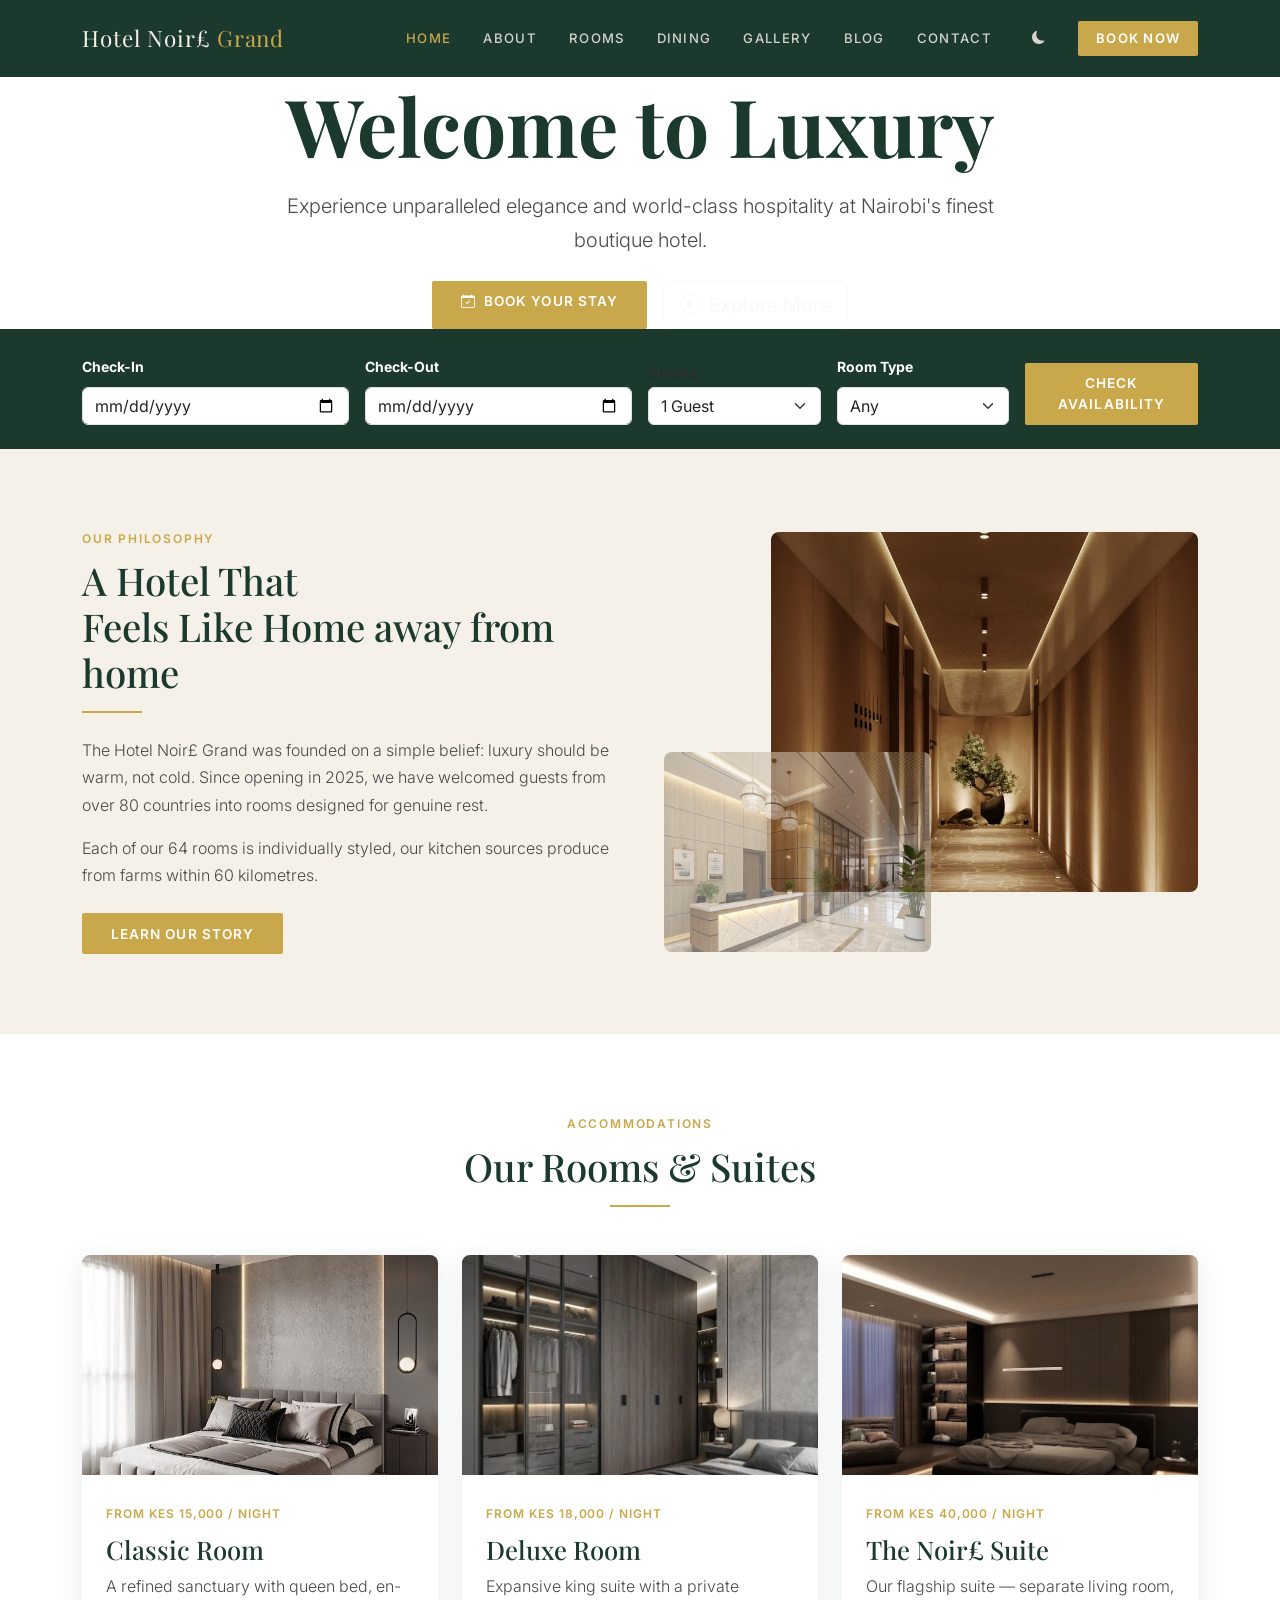
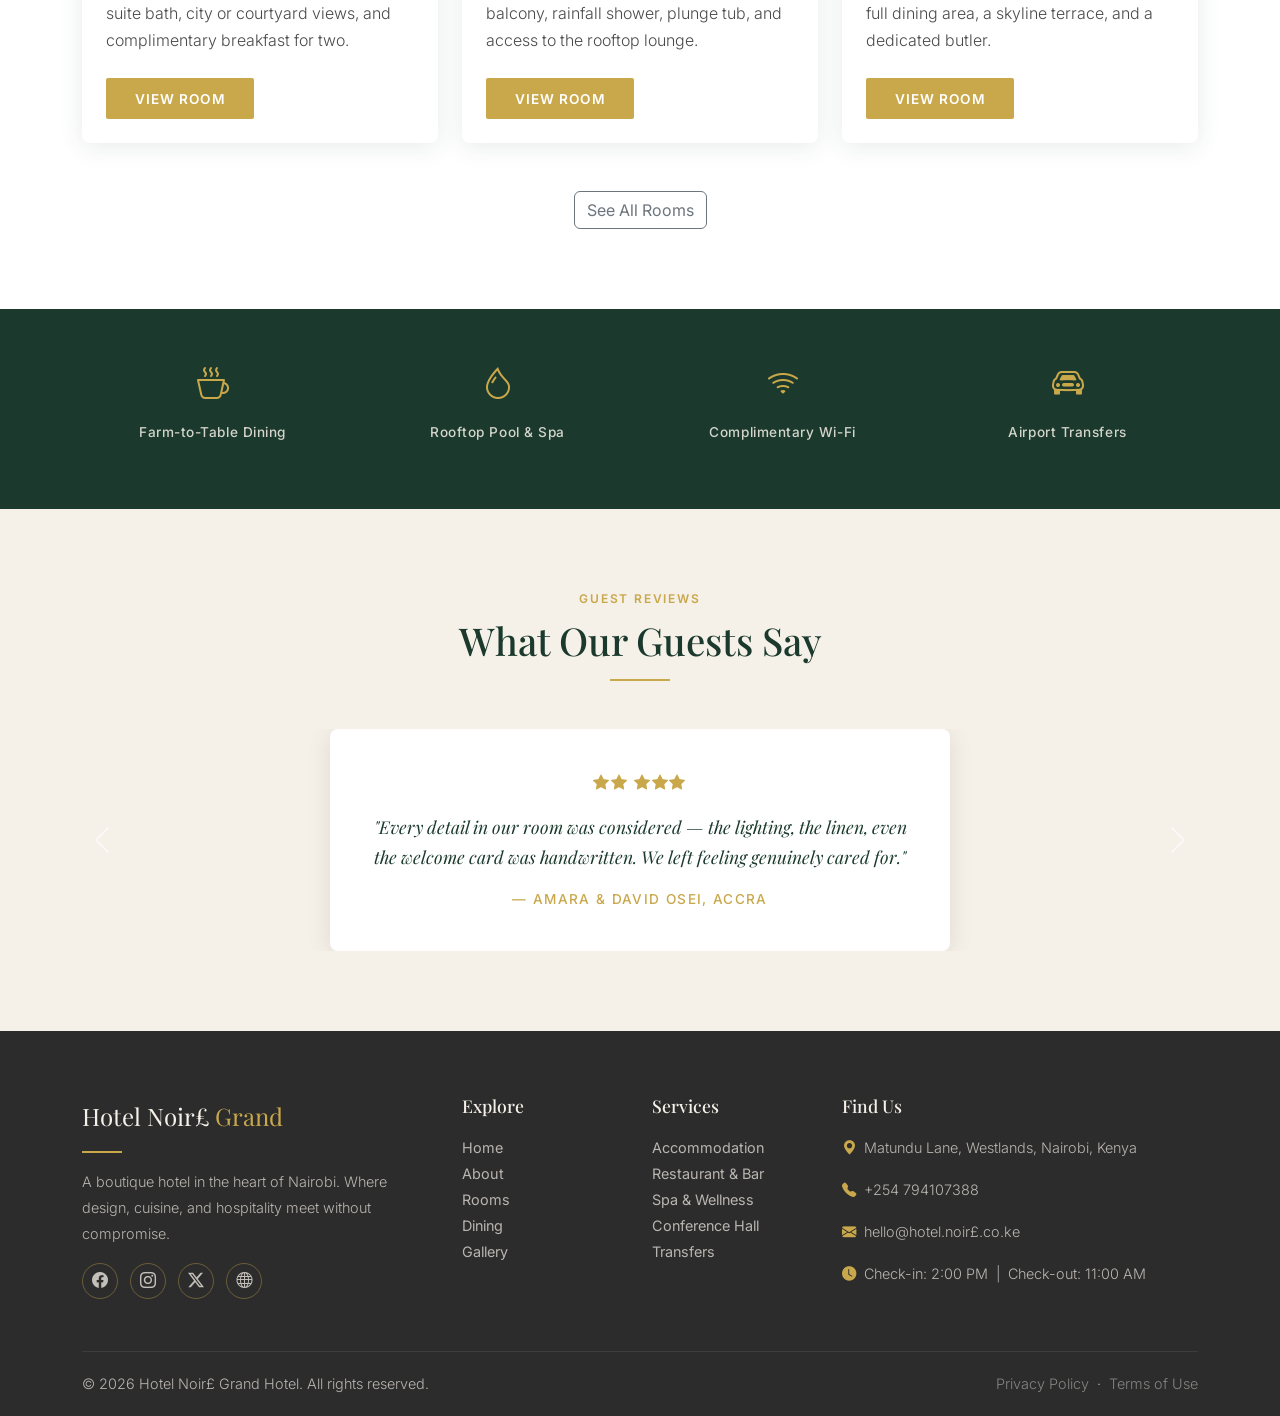
<file: index.html>
<!DOCTYPE html>
<html lang="en">
<head>
  <meta charset="UTF-8" />
  <meta name="viewport" content="width=device-width, initial-scale=1.0" />
  <meta name="description" content="Hotel Noir£ Grand - Luxury boutique hotel in the heart of Nairobi. Book your stay today." />
  <title>Hotel Noir£ Grand | Home</title>
  <link href="https://cdn.jsdelivr.net/npm/bootstrap@5.3.0/dist/css/bootstrap.min.css" rel="stylesheet" />
  <link href="https://fonts.googleapis.com/css2?family=Playfair+Display:ital,wght@0,400;0,700;1,400&family=Inter:wght@300;400;500;600&display=swap" rel="stylesheet" />
  <link href="https://cdn.jsdelivr.net/npm/bootstrap-icons@1.10.5/font/bootstrap-icons.css" rel="stylesheet" />
  <link rel="stylesheet" href="css/styles.css" />
  <link rel="stylesheet" href="css/navigationbar.css" />
  <link rel="stylesheet" href="css/footer.css" />
  <link rel="stylesheet" href="css/home.css" />
</head>
<body>

  <!-- Navigation Bar -->
  <nav class="navbar navbar-expand-lg Noir£-navbar fixed top" aria-label="Main navigation">
    <div class="container">
      <a class="navbar-brand" href="index.html">Hotel Noir£ <span>Grand</span></a>
      <button class="navbar-toggler" type="button" data-bs-toggle="collapse"
        data-bs-target="#mainNavbar" aria-controls="mainNavbar"
        aria-expanded="false" aria-label="Toggle navigation">
        <span class="navbar-toggler-icon"></span>
      </button>
      <div class="collapse navbar-collapse" id="mainNavbar">
        <ul class="navbar-nav ms-auto align-items-lg-center">
          <li class="nav-item"><a class="nav-link active" href="index.html">Home</a></li>
          <li class="nav-item"><a class="nav-link" href="pages/about.html">About</a></li>
          <li class="nav-item"><a class="nav-link" href="pages/rooms.html">Rooms</a></li>
          <li class="nav-item"><a class="nav-link" href="pages/dining.html">Dining</a></li>
          <li class="nav-item"><a class="nav-link" href="pages/gallery.html">Gallery</a></li>
          <li class="nav-item"><a class="nav-link" href="pages/blog.html">Blog</a></li>
          <li class="nav-item"><a class="nav-link" href="pages/contact.html">Contact</a></li>
          <li class="nav-item ms-lg-2">
            <button id="darkModeToggle" class="btn btn-sm nav-link" aria-label="Switch to dark mode">
              <i class="bi bi-moon-fill"></i>
            </button>
          </li>
          <li class="nav-item ms-lg-2">
            <a class="nav-link nav-cta" href="pages/rooms.html">Book Now</a>
          </li>
        </ul>
      </div>
    </div>
  </nav>
  
</body>
  <section class="hero-section d-flex align-items-center" id="hero">
    <div class="container">
      <div class="row">
        <div class="col-lg-8 mx-auto text-center text-white">
          <h1 class="display-1 fw-bold mb-3">Welcome to <span class="text-gold">Luxury</span></h1>
          <p class="lead mb-4">Experience unparalleled elegance and world-class hospitality at Nairobi's finest boutique hotel.</p>
          <div class="d-flex flex-wrap justify-content-center gap-3">
            <a href="pages/rooms.html" class="btn btn-gold btn-lg">
              <i class="bi bi-calendar-check me-2"></i>Book Your Stay</a>
            <a href="pages/about.html" class="btn btn-outline-light btn-lg">
              <i class="bi bi-play-circle me-2"></i>Explore More
            </a>
          </div>
        </div>
      </div>
    </div>
  </section>
  

  <section class="bg-forest py-4" aria-label="Quick booking form">
    <div class="container">
      <form class="row g-3 align-items-end" id="quickBookForm" novalidate>
        <div class="col-12 col-md-3">
          <label class="form-label text-white small fw-bold" for="checkIn">Check-In</label>
          <input type="date" class="form-control" id="checkIn" required />
        </div>
        <div class="col-12 col-md-3">
          <label class="form-label text-white small fw-bold" for="checkOut">Check-Out</label>
          <input type="date" class="form-control" id="checkOut" required />
        </div>
        <div class="col-12 col-md-2">
          <label class="form-labeltext-white small fw-bold" for="guests">Guests</label>
          <select class="form-select" id="guests">
            <option value="1" selected>1 Guest</option>
            <option value="2" >2 Guests</option>
            <option value="3">3 Guests</option>
            <option value="4">4 Guests</option>
          </select>
        </div>
        <div class="col-12 col-md-2">
          <label class="form-label text-white small fw-bold" for="roomType">Room Type</label>
          <select class="form-select" id="roomType">
            <option value="any">Any</option>
            <option value="classic">Classic</option>
            <option value="deluxe">Deluxe</option>
            <option value="suite">Suite</option>
          </select>
        </div>
        <div class="col-12 col-md-2">
          <button type="submit" class="btn btn-gold w-100">Check Availability</button>
        </div>
      </form>
    </div>
  </section>
<section class="section-pad bg-ivory" aria-labelledby="welcome-heading">
    <div class="container">
      <div class="row align-items-center g-5">
        <div class="col-lg-6">
          <span class="section-label">Our Philosophy</span>
          <h2 class="section-title" id="welcome-heading">A Hotel That<br />Feels Like Home away from home</h2>
          <span class="gold-rule gold-rule--left"></span>
          <p class="mb-3">
            The Hotel Noir£ Grand was founded on a simple belief: luxury should be warm, not cold.
            Since opening in 2025, we have welcomed guests from over 80 countries into rooms
            designed for genuine rest.
          </p>
          <p class="mb-4">
            Each of our 64 rooms is individually styled, our kitchen sources produce from
            farms within 60 kilometres.
          </p>
          <a href="pages/about.html" class="btn btn-gold">Learn Our Story</a>
        </div>
        <div class="col-lg-6">
          <div class="welcome-img-wrap">
            <div class="welcome-img welcome-img--main" role="img" aria-label="Hotel lobby interior"></div>
            <div class="welcome-img welcome-img--accent" aria-hidden="true"></div>
          </div>
        </div>
      </div>
    </div>
  </section>
 
  <!-- Featured Rooms -->
  <section class="section-pad" aria-labelledby="rooms-heading">
    <div class="container">
      <div class="text-center mb-5">
        <span class="section-label">Accommodations</span>
        <h2 class="section-title" id="rooms-heading">Our Rooms &amp; Suites</h2>
        <span class="gold-rule"></span>
      </div>
      <div class="row g-4">
        <div class="col-12 col-md-4">
          <article class="Noir£-card h-100">
            <div class="room-card__img room-card__img--classic" role="img" aria-label="Classic Room"></div>
            <div class="Noir£-card__body">
              <span class="room-badge">From KES 15,000 / night</span>
              <h3 class="mt-2">Classic Room</h3>
              <p>A refined sanctuary with queen bed, en-suite bath, city or courtyard views, and complimentary breakfast for two.</p>
              <a href="pages/rooms.html#classic" class="btn btn-gold mt-2">View Room</a>
            </div>
          </article>
        </div>
        <div class="col-12 col-md-4">
          <article class="Noir£-card h-100">
            <div class="room-card__img room-card__img--deluxe" role="img" aria-label="Deluxe Room"></div>
            <div class="Noir£-card__body">
              <span class="room-badge">From KES 18,000 / night</span>
              <h3 class="mt-2">Deluxe Room</h3>
              <p>Expansive king suite with a private balcony, rainfall shower, plunge tub, and access to the rooftop lounge.</p>
              <a href="pages/rooms.html#deluxe" class="btn btn-gold mt-2">View Room</a>
            </div>
          </article>
        </div>
        <div class="col-12 col-md-4">
          <article class="Noir£-card h-100">
            <div class="room-card__img room-card__img--suite" role="img" aria-label="The Noir£ Suite"></div>
            <div class="Noir£-card__body">
              <span class="room-badge">From KES 40,000 / night</span>
              <h3 class="mt-2">The Noir£ Suite</h3>
              <p>Our flagship suite — separate living room, full dining area, a skyline terrace, and a dedicated butler.</p>
              <a href="pages/rooms.html#suite" class="btn btn-gold mt-2">View Room</a>
            </div>
          </article>
        </div>
      </div>
      <div class="text-center mt-5">
        <a href="pages/rooms.html" class="btn btn-outline-secondary">See All Rooms</a>
      </div>
    </div>
  </section>
 
  <!-- Amenities -->
  <section class="bg-forest section-pad-sm" aria-label="Hotel amenities">
    <div class="container">
      <div class="row text-center g-4">
        <div class="col-6 col-md-3">
          <i class="bi bi-cup-hot amenity-icon" aria-hidden="true"></i>
          <p class="amenity-label">Farm-to-Table Dining</p>
        </div>
        <div class="col-6 col-md-3">
          <i class="bi bi-droplet amenity-icon" aria-hidden="true"></i>
          <p class="amenity-label">Rooftop Pool &amp; Spa</p>
        </div>
        <div class="col-6 col-md-3">
          <i class="bi bi-wifi amenity-icon" aria-hidden="true"></i>
          <p class="amenity-label">Complimentary Wi-Fi</p>
        </div>
        <div class="col-6 col-md-3">
          <i class="bi bi-car-front amenity-icon" aria-hidden="true"></i>
          <p class="amenity-label">Airport Transfers</p>
        </div>
      </div>
    </div>
  </section>
 
  <!-- Testimonials -->
  <section class="section-pad bg-ivory" aria-labelledby="testimonials-heading">
    <div class="container">
      <div class="text-center mb-5">
        <span class="section-label">Guest Reviews</span>
        <h2 class="section-title" id="testimonials-heading">What Our Guests Say</h2>
        <span class="gold-rule"></span>
      </div>
      <div id="testimonialCarousel" class="carousel slide" data-bs-ride="carousel" data-bs-interval="5000">
        <div class="carousel-inner">
          <div class="carousel-item active">
            <div class="testimonial-card text-center mx-auto">
              <div class="testimonial-stars" aria-label="5 out of 5 stars">
                <i class="bi bi-star-fill"></i><i class="bi bi-star-fill"></i>
                <i class="bi bi-star-fill"></i><i class="bi bi-star-fill"></i><i class="bi bi-star-fill"></i>
              </div>
              <blockquote class="testimonial-quote">
                "Every detail in our room was considered — the lighting, the linen, even the
                welcome card was handwritten. We left feeling genuinely cared for."
              </blockquote>
              <p class="testimonial-author">— Amara &amp; David Osei, Accra</p>
            </div>
          </div>
          <div class="carousel-item">
            <div class="testimonial-card text-center mx-auto">
              <div class="testimonial-stars" aria-label="5 out of 5 stars">
                <i class="bi bi-star-fill"></i><i class="bi bi-star-fill"></i>
                <i class="bi bi-star-fill"></i><i class="bi bi-star-fill"></i><i class="bi bi-star-fill"></i>
              </div>
              <blockquote class="testimonial-quote">
                "The restaurant alone is worth the trip. Chef Wanjiku's lamb was the single
                best meal of our three-week kenyan tour."
              </blockquote>
              <p class="testimonial-author">— Soren Lindy, Copenhagen</p>
            </div>
          </div>
          <div class="carousel-item">
            <div class="testimonial-card text-center mx-auto">
              <div class="testimonial-stars" aria-label="5 out of 5 stars">
                <i class="bi bi-star-fill"></i><i class="bi bi-star-fill"></i>
                <i class="bi bi-star-fill"></i><i class="bi bi-star-fill"></i><i class="bi bi-star-fill"></i>
              </div>
              <blockquote class="testimonial-quote">
                "I travel for work constantly. This is the only hotel where I never feel
                like a transaction. They upgraded me without being asked, twice."
              </blockquote>
              <p class="testimonial-author">— Priya Prajapati, Mumbai</p>
            </div>
          </div>
        </div>
        <button class="carousel-control-prev" type="button" data-bs-target="#testimonialCarousel" data-bs-slide="prev" aria-label="Previous review">
          <span class="carousel-control-prev-icon" aria-hidden="true"></span>
        </button>
        <button class="carousel-control-next" type="button" data-bs-target="#testimonialCarousel" data-bs-slide="next" aria-label="Next review">
          <span class="carousel-control-next-icon" aria-hidden="true"></span>
        </button>
      </div>
    </div>
  </section>
 
  <!-- FOOTER -->
  <footer class="Noir£-footer" aria-label="Site footer">
    <div class="container">
      <div class="row g-4">
        <div class="col-12 col-lg-4">
          <p class="footer-brand">Hotel Noir£ <span>Grand</span></p>
          <div class="footer-gold-rule"></div>
          <p>A boutique hotel in the heart of Nairobi. Where design, cuisine, and hospitality meet without compromise.</p>
          <div class="footer-social mt-3">
            <a href="#" aria-label="Facebook"><i class="bi bi-facebook"></i></a>
            <a href="#" aria-label="Instagram"><i class="bi bi-instagram"></i></a>
            <a href="#" aria-label="Twitter / X"><i class="bi bi-twitter-x"></i></a>
            <a href="#" aria-label="Our website"><i class="bi bi-globe"></i></a>
          </div>
        </div>
        <div class="col-6 col-lg-2">
          <h5>Explore</h5>
          <ul>
            <li><a href="index.html">Home</a></li>
            <li><a href="pages/about.html">About</a></li>
            <li><a href="pages/rooms.html">Rooms</a></li>
            <li><a href="pages/dining.html">Dining</a></li>
            <li><a href="pages/gallery.html">Gallery</a></li>
          </ul>
        </div>
        <div class="col-6 col-lg-2">
          <h5>Services</h5>
          <ul>
            <li><a href="pages/rooms.html">Accommodation</a></li>
            <li><a href="pages/dining.html">Restaurant &amp; Bar</a></li>
            <li><a href="#">Spa &amp; Wellness</a></li>
            <li><a href="#">Conference Hall</a></li>
            <li><a href="pages/contact.html">Transfers</a></li>
          </ul>
        </div>
        <div class="col-12 col-lg-4">
          <h5>Find Us</h5>
          <p><i class="bi bi-geo-alt-fill me-2" style="color: var(--color-gold);"></i>Matundu Lane, Westlands, Nairobi, Kenya</p>
          <p><i class="bi bi-telephone-fill me-2" style="color: var(--color-gold);"></i>+254 794107388</p>
          <p><i class="bi bi-envelope-fill me-2" style="color: var(--color-gold);"></i>hello@hotel.noir£.co.ke</p>
          <p><i class="bi bi-clock-fill me-2" style="color: var(--color-gold);"></i>Check-in: 2:00 PM &nbsp;|&nbsp; Check-out: 11:00 AM</p>
        </div>
      </div>
      <div class="footer-bottom d-flex flex-wrap justify-content-between align-items-center">
        <p class="mb-0">&copy; 2026 Hotel Noir£ Grand Hotel. All rights reserved.</p>
        <p class="mb-0">
          <a href="#" style="color: rgba(245,240,232,0.45);">Privacy Policy</a>
          &nbsp;·&nbsp;
          <a href="#" style="color: rgba(245,240,232,0.45);">Terms of Use</a>
        </p>
      </div>
    </div>
  </footer>
 
  <script src="https://cdn.jsdelivr.net/npm/bootstrap@5.3.0/dist/js/bootstrap.bundle.min.js"></script>
  <script src="js/main.js"></script>
  <script src="js/home.js"></script>
</body>
</html>
</file>
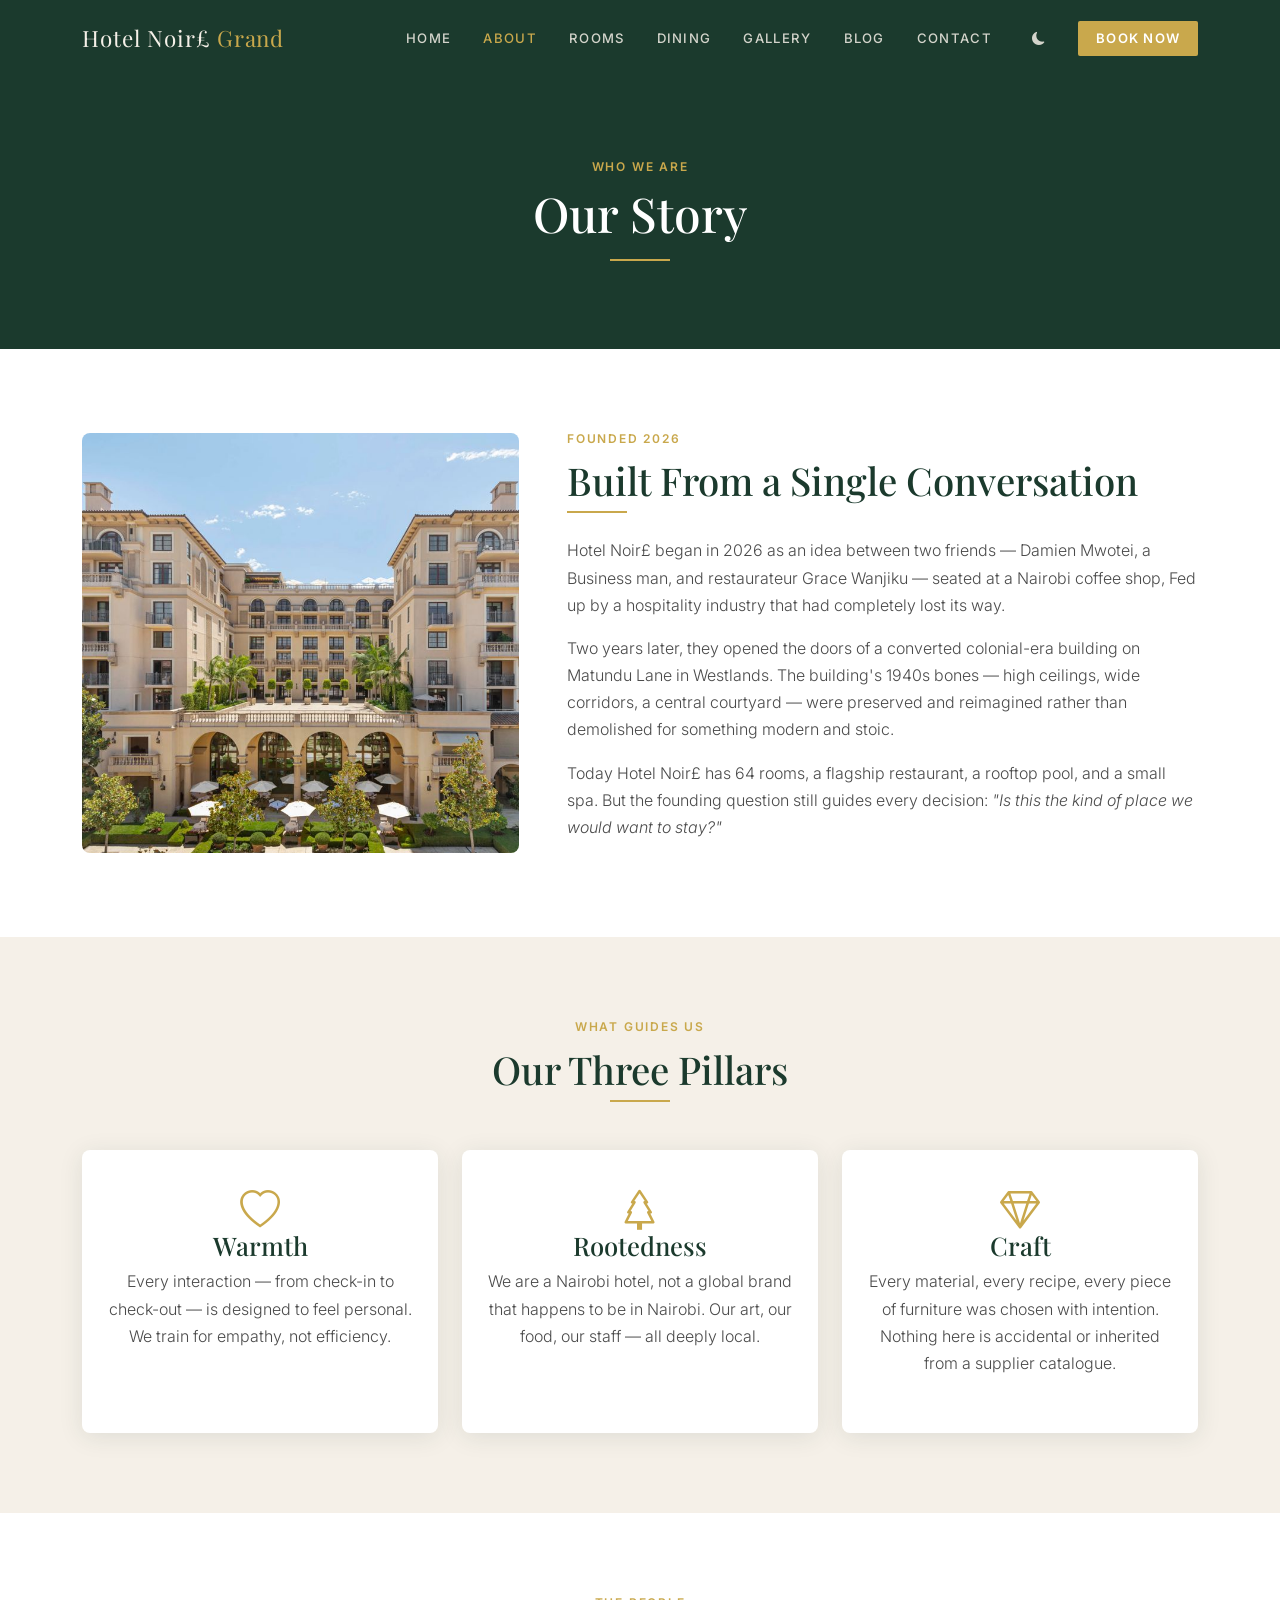
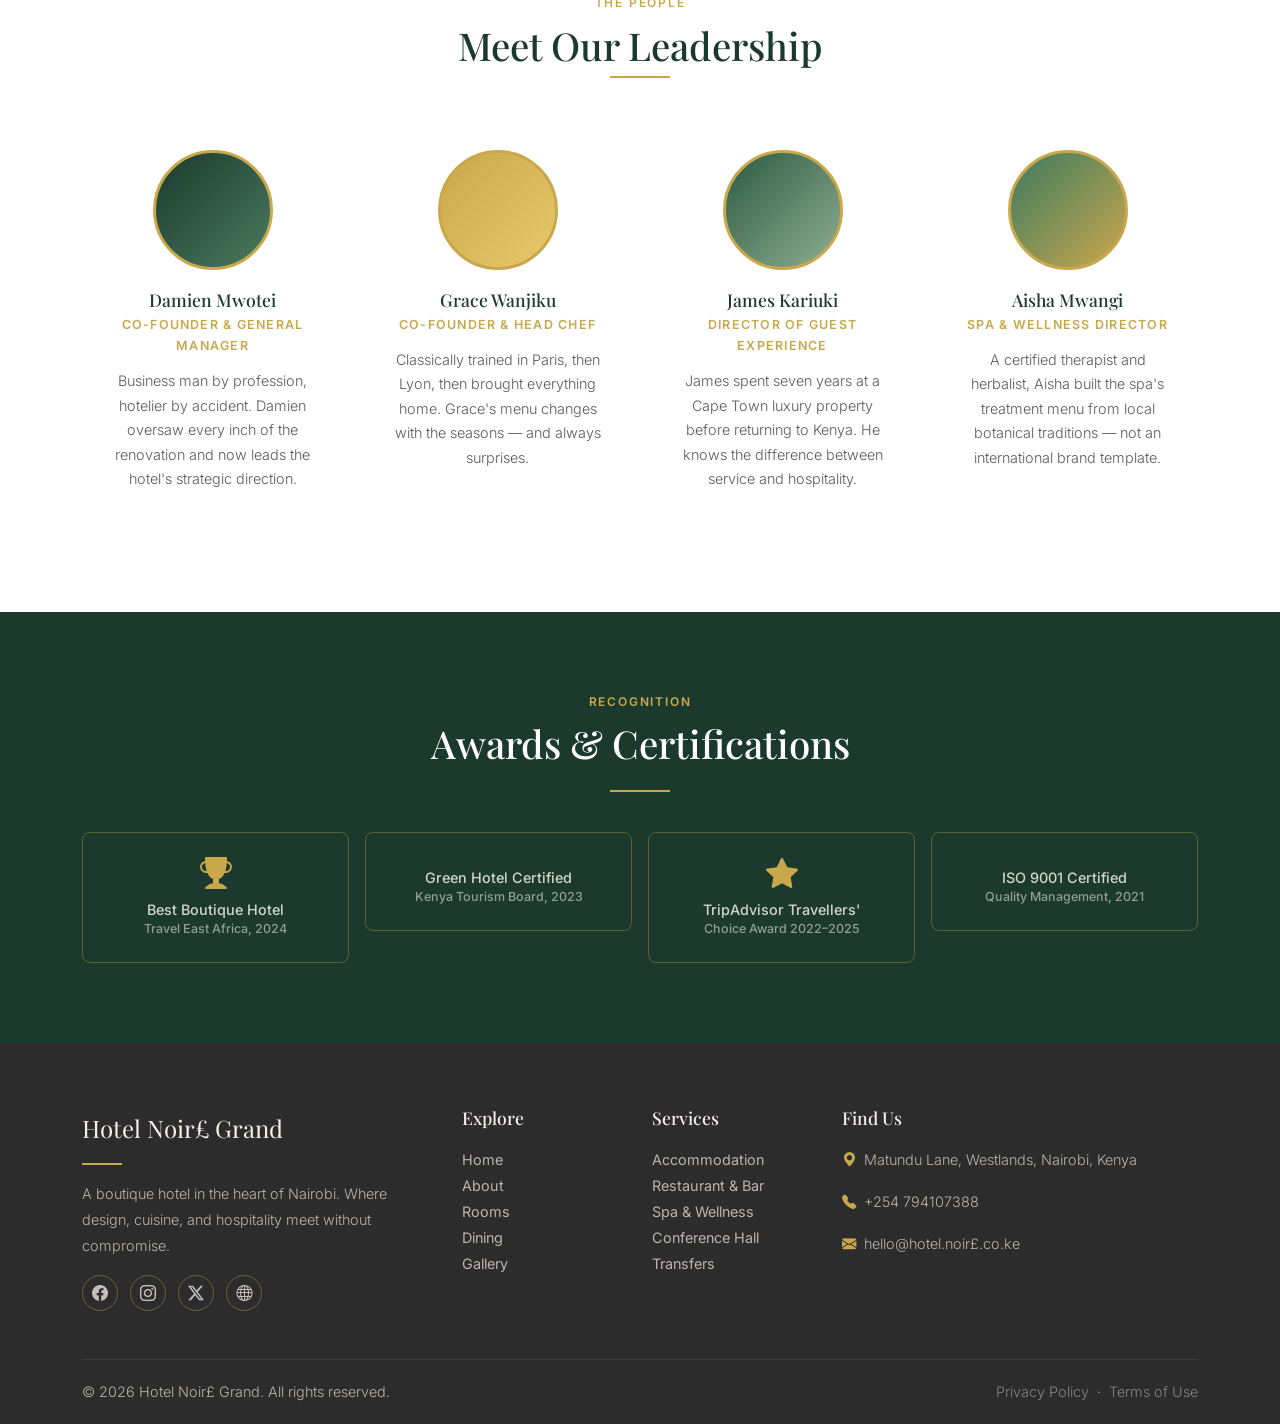
<file: pages/about.html>
<!-
<!DOCTYPE html>
<html lang="en">
<head>
  <meta charset="UTF-8" />
  <meta name="viewport" content="width=device-width, initial-scale=1.0" />
  <meta name="description" content="Learn the story behind Hotel Noir£ Grand - our history, values, and the people who make it special." />
  <title>About Us | Hotel Noir£ Grand</title>
  <link href="https://cdn.jsdelivr.net/npm/bootstrap@5.3.0/dist/css/bootstrap.min.css" rel="stylesheet" />
  <link href="https://fonts.googleapis.com/css2?family=Playfair+Display:ital,wght@0,400;0,700;1,400&family=Inter:wght@300;400;500;600&display=swap" rel="stylesheet" />
  <link href="https://cdn.jsdelivr.net/npm/bootstrap-icons@1.10.5/font/bootstrap-icons.css" rel="stylesheet" />
  <link rel="stylesheet" href="../css/styles.css" />
  <link rel="stylesheet" href="../css/navigationbar.css" />
  <link rel="stylesheet" href="../css/footer.css" />
  <link rel="stylesheet" href="../css/about.css" />
</head>
<body>

  
  <nav class="navbar navbar-expand-lg Noir£-navbar" aria-label="Main navigation">
    <div class="container">
      <a class="navbar-brand" href="index.html">Hotel Noir£ <span>Grand</span></a>
      <button class="navbar-toggler" type="button" data-bs-toggle="collapse"
        data-bs-target="#mainNavbar" aria-controls="mainNavbar"
        aria-expanded="false" aria-label="Toggle navigation">
        <span class="navbar-toggler-icon"></span>
      </button>
      <div class="collapse navbar-collapse" id="mainNavbar">
        <ul class="navbar-nav ms-auto align-items-lg-center">
          <li class="nav-item"><a class="nav-link" href="../index.html">Home</a></li>
          <li class="nav-item"><a class="nav-link active" href="about.html">About</a></li>
          <li class="nav-item"><a class="nav-link" href="rooms.html">Rooms</a></li>
          <li class="nav-item"><a class="nav-link" href="dining.html">Dining</a></li>
          <li class="nav-item"><a class="nav-link" href="gallery.html">Gallery</a></li>
          <li class="nav-item"><a class="nav-link" href="blog.html">Blog</a></li>
          <li class="nav-item"><a class="nav-link" href="contact.html">Contact</a></li>
          <li class="nav-item ms-lg-2">
            <button id="darkModeToggle" class="btn btn-sm nav-link" aria-label="Switch to dark mode">
              <i class="bi bi-moon-fill"></i>
            </button>
          </li>
          <li class="nav-item ms-lg-2">
            <a class="nav-link nav-cta" href="rooms.html">Book Now</a>
          </li>
        </ul>
      </div>
    </div>
  </nav>

 
  <header class="page-header bg-forest text-center" aria-label="About page header">
    <div class="container">
      <span class="section-label">Who We Are</span>
      <h1 class="page-header__title text-white">Our Story</h1>
      <span class="gold-rule"></span>
    </div>
  </header>

  
  <section class="section-pad" aria-labelledby="story-heading">
    <div class="container">
      <div class="row align-items-center g-5">
        <div class="col-lg-5">
          <div class="about-img-block" role="img" aria-label="Hotel exterior in 2026"></div>
        </div>
        <div class="col-lg-7">
          <span class="section-label">Founded 2026</span>
          <h2 id="story-heading">Built From a Single Conversation</h2>
          <span class="gold-rule gold-rule--left"></span>
          <p class="mb-3">
            Hotel Noir£ began in 2026 as an idea between two friends — Damien Mwotei, a Business man,
            and restaurateur Grace Wanjiku — seated at a Nairobi coffee shop, Fed up by a
            hospitality industry that had completely lost its way.
          </p>
          <p class="mb-3">
            Two years later, they opened the doors of a converted colonial-era building on Matundu Lane
            in Westlands. The building's 1940s bones — high ceilings, wide corridors, a central
            courtyard — were preserved and reimagined rather than demolished for something modern
            and stoic.
          </p>
          <p>
            Today Hotel Noir£ has 64 rooms, a flagship restaurant, a rooftop pool, and a
            small spa. But the founding question still guides every decision: <em>"Is this
            the kind of place we would want to stay?"</em>
          </p>
        </div>
      </div>
    </div>
  </section>

  <!-- VALUES / PILLARS -->
  <section class="section-pad bg-ivory" aria-labelledby="values-heading">
    <div class="container">
      <div class="text-center mb-5">
        <span class="section-label">What Guides Us</span>
        <h2 id="values-heading">Our Three Pillars</h2>
        <span class="gold-rule"></span>
      </div>
      <div class="row g-4">
        <div class="col-12 col-md-4">
          <div class="pillar-card text-center">
            <i class="bi bi-heart pillar-icon" aria-hidden="true"></i>
            <h3>Warmth</h3>
            <p>Every interaction — from check-in to check-out — is designed to feel personal. We train for empathy, not efficiency.</p>
          </div>
        </div>
        <div class="col-12 col-md-4">
          <div class="pillar-card text-center">
            <i class="bi bi-tree pillar-icon" aria-hidden="true"></i>
            <h3>Rootedness</h3>
            <p>We are a Nairobi hotel, not a global brand that happens to be in Nairobi. Our art, our food, our staff — all deeply local.</p>
          </div>
        </div>
        <div class="col-12 col-md-4">
          <div class="pillar-card text-center">
            <i class="bi bi-gem pillar-icon" aria-hidden="true"></i>
            <h3>Craft</h3>
            <p>Every material, every recipe, every piece of furniture was chosen with intention. Nothing here is accidental or inherited from a supplier catalogue.</p>
          </div>
        </div>
      </div>
    </div>
  </section>

  
  <section class="section-pad" aria-labelledby="team-heading">
    <div class="container">
      <div class="text-center mb-5">
        <span class="section-label">The People</span>
        <h2 id="team-heading">Meet Our Leadership</h2>
        <span class="gold-rule"></span>
      </div>
      <div class="row g-4 justify-content-center">
        <div class="col-12 col-sm-6 col-lg-3">
          <div class="team-card text-center">
            <div class="team-card__avatar team-card__avatar--1" aria-label="Photo of Kamau Ndegwa"></div>
            <h4 class="team-card__name">Damien Mwotei</h4>
            <p class="team-card__role">Co-Founder &amp; General Manager</p>
            <p class="team-card__bio">Business man by profession, hotelier by accident. Damien oversaw every inch of the renovation and now leads the hotel's strategic direction.</p>
          </div>
        </div>
        <div class="col-12 col-sm-6 col-lg-3">
          <div class="team-card text-center">
            <div class="team-card__avatar team-card__avatar--2" aria-label="Photo of Grace Wanjiku"></div>
            <h4 class="team-card__name">Grace Wanjiku</h4>
            <p class="team-card__role">Co-Founder &amp; Head Chef</p>
            <p class="team-card__bio">Classically trained in Paris, then Lyon, then brought everything home. Grace's menu changes with the seasons — and always surprises.</p>
          </div>
        </div>
        <div class="col-12 col-sm-6 col-lg-3">
          <div class="team-card text-center">
            <div class="team-card__avatar team-card__avatar--3" aria-label="Photo of James Kariuki"></div>
            <h4 class="team-card__name">James Kariuki</h4>
            <p class="team-card__role">Director of Guest Experience</p>
            <p class="team-card__bio">James spent seven years at a Cape Town luxury property before returning to Kenya. He knows the difference between service and hospitality.</p>
          </div>
        </div>
        <div class="col-12 col-sm-6 col-lg-3">
          <div class="team-card text-center">
            <div class="team-card__avatar team-card__avatar--4" aria-label="Photo of Aisha Mwangi"></div>
            <h4 class="team-card__name">Aisha Mwangi</h4>
            <p class="team-card__role">Spa &amp; Wellness Director</p>
            <p class="team-card__bio">A certified therapist and herbalist, Aisha built the spa's treatment menu from local botanical traditions — not an international brand template.</p>
          </div>
        </div>
      </div>
    </div>
  </section>

  
  <section class="section-pad bg-forest" aria-labelledby="awards-heading">
    <div class="container text-center">
      <span class="section-label">Recognition</span>
      <h2 id="awards-heading" class="text-white mb-4">Awards &amp; Certifications</h2>
      <span class="gold-rule"></span>
      <div class="row g-3 mt-3 justify-content-center">
        <div class="col-6 col-md-3">
          <div class="award-badge">
            <i class="bi bi-trophy-fill" aria-hidden="true"></i>
            <p>Best Boutique Hotel<br /><small>Travel East Africa, 2024</small></p>
          </div>
        </div>
        <div class="col-6 col-md-3">
          <div class="award-badge">
            <i class="bi bi-leaf-fill" aria-hidden="true"></i>
            <p>Green Hotel Certified<br /><small>Kenya Tourism Board, 2023</small></p>
          </div>
        </div>
        <div class="col-6 col-md-3">
          <div class="award-badge">
            <i class="bi bi-star-fill" aria-hidden="true"></i>
            <p>TripAdvisor Travellers'<br /><small>Choice Award 2022–2025</small></p>
          </div>
        </div>
        <div class="col-6 col-md-3">
          <div class="award-badge">
            <i class="bi bi-shield-check-fill" aria-hidden="true"></i>
            <p>ISO 9001 Certified<br /><small>Quality Management, 2021</small></p>
          </div>
        </div>
      </div>
    </div>
  </section>

 
  <footer class="Noir£-footer" aria-label="Site footer">
    <div class="container">
      <div class="row g-4">
        <div class="col-12 col-lg-4">
          <p class="footer-brand">Hotel Noir£ Grand</p>
          <div class="footer-gold-rule"></div>
          <p>A boutique hotel in the heart of Nairobi. Where design, cuisine, and hospitality meet without compromise.</p>
          <div class="footer-social mt-3">
            <a href="#" aria-label="Facebook"><i class="bi bi-facebook"></i></a>
            <a href="#" aria-label="Instagram"><i class="bi bi-instagram"></i></a>
            <a href="#" aria-label="Twitter / X"><i class="bi bi-twitter-x"></i></a>
            <a href="#" aria-label="Website"><i class="bi bi-globe"></i></a>
          </div>
        </div>
        <div class="col-6 col-lg-2">
          <h5>Explore</h5>
          <ul>
            <li><a href="../index.html">Home</a></li>
            <li><a href="about.html">About</a></li>
            <li><a href="rooms.html">Rooms</a></li>
            <li><a href="dining.html">Dining</a></li>
            <li><a href="gallery.html">Gallery</a></li>
          </ul>
        </div>
        <div class="col-6 col-lg-2">
          <h5>Services</h5>
          <ul>
            <li><a href="rooms.html">Accommodation</a></li>
            <li><a href="dining.html">Restaurant &amp; Bar</a></li>
            <li><a href="#">Spa &amp; Wellness</a></li>
            <li><a href="#">Conference Hall</a></li>
            <li><a href="contact.html">Transfers</a></li>
          </ul>
        </div>
        <div class="col-12 col-lg-4">
          <h5>Find Us</h5>
          <p><i class="bi bi-geo-alt-fill me-2" style="color: var(--color-gold);"></i>Matundu Lane, Westlands, Nairobi, Kenya</p>
          <p><i class="bi bi-telephone-fill me-2" style="color: var(--color-gold);"></i>+254 794107388</p>
          <p><i class="bi bi-envelope-fill me-2" style="color: var(--color-gold);"></i>hello@hotel.noir£.co.ke</p>
        </div>
      </div>
      <div class="footer-bottom d-flex flex-wrap justify-content-between align-items-center">
        <p class="mb-0">&copy; 2026 Hotel Noir£ Grand. All rights reserved.</p>
        <p class="mb-0">
          <a href="#" style="color: rgba(245,240,232,0.45);">Privacy Policy</a>
          &nbsp;·&nbsp;
          <a href="#" style="color: rgba(245,240,232,0.45);">Terms of Use</a>
        </p>
      </div>
    </div>
  </footer>

  <script src="https://cdn.jsdelivr.net/npm/bootstrap@5.3.0/dist/js/bootstrap.bundle.min.js"></script>
  <script src="../js/main.js"></script>
</body>
</html>
</file>
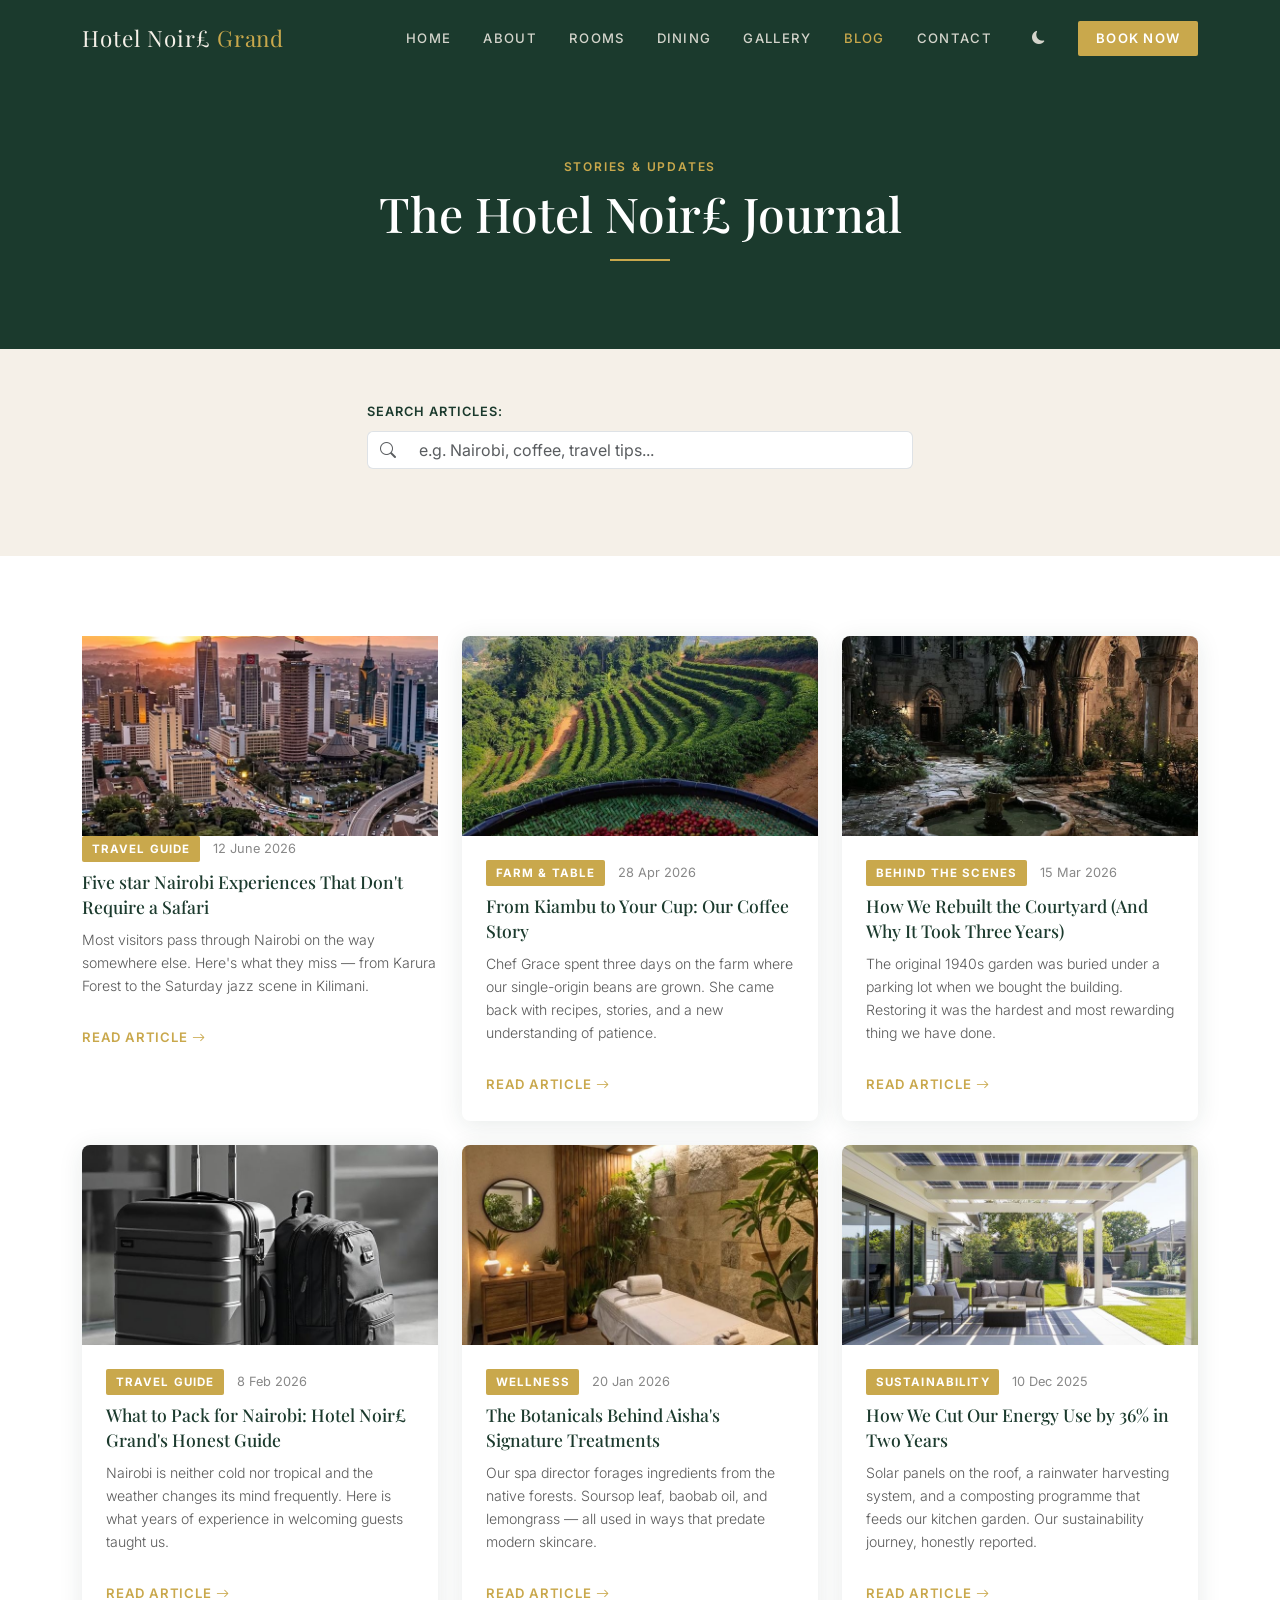
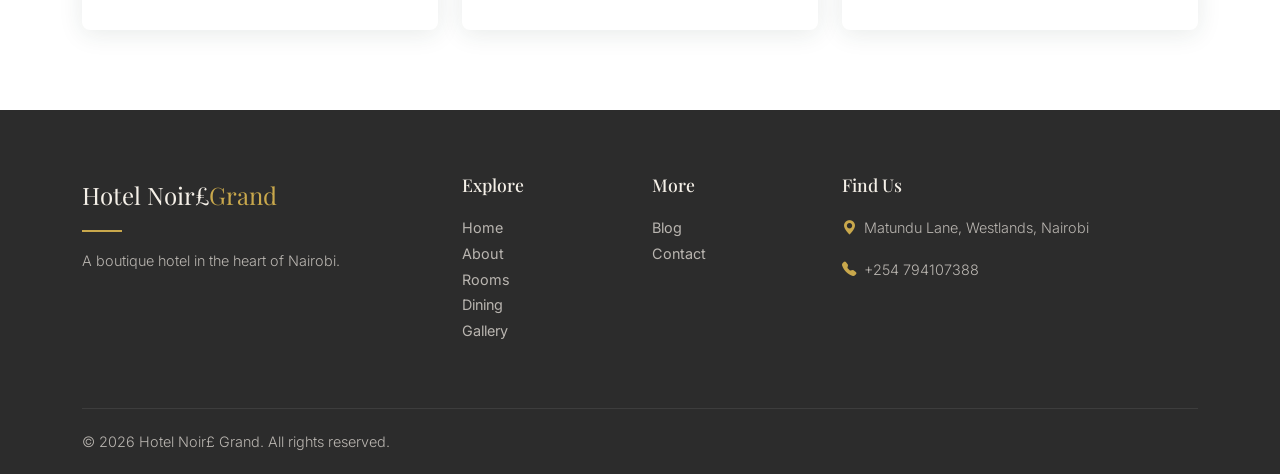
<file: pages/blog.html>
<!DOCTYPE html>
<html lang="en">
<head>
  <meta charset="UTF-8" />
  <meta name="viewport" content="width=device-width, initial-scale=1.0" />
  <meta name="description" content="Stories, travel guides, and updates from Hotel Noir£." />
  <title>Blog | Hotel Noir£</title>
  <link href="https://cdn.jsdelivr.net/npm/bootstrap@5.3.0/dist/css/bootstrap.min.css" rel="stylesheet" />
  <link href="https://fonts.googleapis.com/css2?family=Playfair+Display:ital,wght@0,400;0,700;1,400&family=Inter:wght@300;400;500;600&display=swap" rel="stylesheet" />
  <link href="https://cdn.jsdelivr.net/npm/bootstrap-icons@1.10.5/font/bootstrap-icons.css" rel="stylesheet" />
  <link rel="stylesheet" href="../css/styles.css" />
  <link rel="stylesheet" href="../css/navigationbar.css" />
  <link rel="stylesheet" href="../css/footer.css" />
  <link rel="stylesheet" href="../css/about.css" />
  <link rel="stylesheet" href="../css/blog.css" />
</head>
<body>

  <nav class="navbar navbar-expand-lg Noir£-navbar" aria-label="Main navigation">
    <div class="container">
      <a class="navbar-brand" href="index.html">Hotel Noir£ <span>Grand</span></a>
      <button class="navbar-toggler" type="button" data-bs-toggle="collapse"
        data-bs-target="#mainNavbar" aria-controls="mainNavbar"
        aria-expanded="false" aria-label="Toggle navigation">
        <span class="navbar-toggler-icon"></span>
      </button>
      <div class="collapse navbar-collapse" id="mainNavbar">
        <ul class="navbar-nav ms-auto align-items-lg-center">
          <li class="nav-item"><a class="nav-link" href="../index.html">Home</a></li>
          <li class="nav-item"><a class="nav-link" href="about.html">About</a></li>
          <li class="nav-item"><a class="nav-link" href="rooms.html">Rooms</a></li>
          <li class="nav-item"><a class="nav-link" href="dining.html">Dining</a></li>
          <li class="nav-item"><a class="nav-link" href="gallery.html">Gallery</a></li>
          <li class="nav-item"><a class="nav-link active" href="blog.html">Blog</a></li>
          <li class="nav-item"><a class="nav-link" href="contact.html">Contact</a></li>
          <li class="nav-item ms-lg-2">
            <button id="darkModeToggle" class="btn btn-sm nav-link" aria-label="Switch to dark mode">
              <i class="bi bi-moon-fill"></i>
            </button>
          </li>
          <li class="nav-item ms-lg-2">
            <a class="nav-link nav-cta" href="rooms.html">Book Now</a>
          </li>
        </ul>
      </div>
    </div>
  </nav>

  <!--Page Header-->
  <header class="page-header bg-forest text-center">
    <div class="container">
      <span class="section-label">Stories &amp; Updates</span>
      <h1 class="page-header__title text-white">The Hotel Noir£ Journal</h1>
      <span class="gold-rule"></span>
    </div>
  </header>

  <!--Live Search Bar-->
  <section class="section-pad-sm bg-ivory">
    <div class="container">
      <div class="row justify-content-center">
        <div class="col-12 col-md-6">
          <label for="blogSearch" class="form-label blog-search-label">Search articles:</label>
          <div class="input-group">
            <span class="input-group-text bg-white border-end-0">
              <i class="bi bi-search text-muted" aria-hidden="true"></i>
            </span>
            <input
              type="search"
              class="form-control border-start-0"
              id="blogSearch"
              placeholder="e.g. Nairobi, coffee, travel tips..."
              aria-label="Search blog articles"
            />
          </div>
          <!-- JS inserts a "results found" message here -->
          <p id="searchResultsCount" class="blog-search-count mt-2"></p>
        </div>
      </div>
    </div>
  </section>

  <!--Blog Articles Grid-->
  <section class="section-pad">
    <div class="container">
      <div class="row g-4" id="blogGrid">

        <!-- Article 1 -->
        <div class="col-12 col-md-6 col-lg-4 blog-item">
          <article class="alder-card h-100" aria-label="Blog post: Five star Nairobi Experiences">
            <div class="blog-card__img blog-card__img--1" role="img" aria-label="Nairobi cityscape"></div>
            <div class="alder-card__body">
              <div class="blog-meta">
                <span class="blog-tag">Travel Guide</span>
                <time datetime="2026-05-12" class="blog-date">12 June 2026</time>
              </div>
              <h3 class="blog-title mt-2">Five star Nairobi Experiences That Don't Require a Safari</h3>
              <p class="blog-excerpt">Most visitors pass through Nairobi on the way somewhere else. Here's what they miss — from Karura Forest to the Saturday jazz scene in Kilimani.</p>
              <a href="blog-post.html" class="blog-read-more">Read Article <i class="bi bi-arrow-right" aria-hidden="true"></i></a>
            </div>
          </article>
        </div>

        <!-- Article 2 -->
        <div class="col-12 col-md-6 col-lg-4 blog-item">
          <article class="Noir£-card h-100" aria-label="Blog post: Kiambu Coffee Story">
            <div class="blog-card__img blog-card__img--2" role="img" aria-label="Coffee farm Kiambu"></div>
            <div class="Noir£-card__body">
              <div class="blog-meta">
                <span class="blog-tag">Farm &amp; Table</span>
                <time datetime="2026-04-28" class="blog-date">28 Apr 2026</time>
              </div>
              <h3 class="blog-title mt-2">From Kiambu to Your Cup: Our Coffee Story</h3>
              <p class="blog-excerpt">Chef Grace spent three days on the farm where our single-origin beans are grown. She came back with recipes, stories, and a new understanding of patience.</p>
              <a href="blog-post.html" class="blog-read-more">Read Article <i class="bi bi-arrow-right" aria-hidden="true"></i></a>
            </div>
          </article>
        </div>

        <!-- Article 3 -->
        <div class="col-12 col-md-6 col-lg-4 blog-item">
          <article class="Noir£-card h-100" aria-label="Blog post: How We Renovated the Courtyard">
            <div class="blog-card__img blog-card__img--3" role="img" aria-label="Hotel courtyard renovation"></div>
            <div class="Noir£-card__body">
              <div class="blog-meta">
                <span class="blog-tag">Behind the Scenes</span>
                <time datetime="2026-03-15" class="blog-date">15 Mar 2026</time>
              </div>
              <h3 class="blog-title mt-2">How We Rebuilt the Courtyard (And Why It Took Three Years)</h3>
              <p class="blog-excerpt">The original 1940s garden was buried under a parking lot when we bought the building. Restoring it was the hardest and most rewarding thing we have done.</p>
              <a href="blog-post.html" class="blog-read-more">Read Article <i class="bi bi-arrow-right" aria-hidden="true"></i></a>
            </div>
          </article>
        </div>

        <!-- Article 4 -->
        <div class="col-12 col-md-6 col-lg-4 blog-item">
          <article class="Noir£-card h-100" aria-label="Blog post: Packing for Nairobi">
            <div class="blog-card__img blog-card__img--4" role="img" aria-label="Packing luggage for travel"></div>
            <div class="Noir£-card__body">
              <div class="blog-meta">
                <span class="blog-tag">Travel Guide</span>
                <time datetime="2026-02-08" class="blog-date">8 Feb 2026</time>
              </div>
              <h3 class="blog-title mt-2">What to Pack for Nairobi: Hotel Noir£ Grand's Honest Guide</h3>
              <p class="blog-excerpt">Nairobi is neither cold nor tropical and the weather changes its mind frequently. Here is what years of experience in welcoming guests taught us.</p>
              <a href="blog-post.html" class="blog-read-more">Read Article <i class="bi bi-arrow-right" aria-hidden="true"></i></a>
            </div>
          </article>
        </div>

        <!-- Article 5 -->
        <div class="col-12 col-md-6 col-lg-4 blog-item">
          <article class="Noir£-card h-100" aria-label="Blog post: Spa Botanicals">
            <div class="blog-card__img blog-card__img--5" role="img" aria-label="Spa herbal treatment"></div>
            <div class="Noir£-card__body">
              <div class="blog-meta">
                <span class="blog-tag">Wellness</span>
                <time datetime="2026-01-20" class="blog-date">20 Jan 2026</time>
              </div>
              <h3 class="blog-title mt-2">The Botanicals Behind Aisha's Signature Treatments</h3>
              <p class="blog-excerpt">Our spa director forages ingredients from the native forests. Soursop leaf, baobab oil, and lemongrass — all used in ways that predate modern skincare.</p>
              <a href="blog-post.html" class="blog-read-more">Read Article <i class="bi bi-arrow-right" aria-hidden="true"></i></a>
            </div>
          </article>
        </div>

        <!-- Article 6 -->
        <div class="col-12 col-md-6 col-lg-4 blog-item">
          <article class="Noir£-card h-100" aria-label="Blog post: Sustainable Hotel Practices">
            <div class="blog-card__img blog-card__img--6" role="img" aria-label="Hotel solar panels"></div>
            <div class="Noir£-card__body">
              <div class="blog-meta">
                <span class="blog-tag">Sustainability</span>
                <time datetime="2025-12-10" class="blog-date">10 Dec 2025</time>
              </div>
              <h3 class="blog-title mt-2">How We Cut Our Energy Use by 36% in Two Years</h3>
              <p class="blog-excerpt">Solar panels on the roof, a rainwater harvesting system, and a composting programme that feeds our kitchen garden. Our sustainability journey, honestly reported.</p>
              <a href="blog-post.html" class="blog-read-more">Read Article <i class="bi bi-arrow-right" aria-hidden="true"></i></a>
            </div>
          </article>
        </div>

      </div><!-- end #blogGrid -->

      <!--Empty state shown by JS when search finds nothing-->
      <p id="noBlogMsg" class="text-center text-muted mt-4" style="display: none;">
        No articles found for that search. Try a different keyword.
      </p>

    </div>
  </section>

  <!--Footer-->
  <footer class="Noir£-footer" aria-label="Site footer">
    <div class="container">
      <div class="row g-4">
        <div class="col-12 col-lg-4">
          <p class="footer-brand">Hotel Noir£<span>Grand</span></p>
          <div class="footer-gold-rule"></div>
          <p>A boutique hotel in the heart of Nairobi.</p>
        </div>
        <div class="col-6 col-lg-2">
          <h5>Explore</h5>
          <ul>
            <li><a href="../index.html">Home</a></li>
            <li><a href="about.html">About</a></li>
            <li><a href="rooms.html">Rooms</a></li>
            <li><a href="dining.html">Dining</a></li>
            <li><a href="gallery.html">Gallery</a></li>
          </ul>
        </div>
        <div class="col-6 col-lg-2">
          <h5>More</h5>
          <ul>
            <li><a href="blog.html">Blog</a></li>
            <li><a href="contact.html">Contact</a></li>
          </ul>
        </div>
        <div class="col-12 col-lg-4">
          <h5>Find Us</h5>
          <p><i class="bi bi-geo-alt-fill me-2" style="color: var(--color-gold);"></i>Matundu Lane, Westlands, Nairobi</p>
          <p><i class="bi bi-telephone-fill me-2" style="color: var(--color-gold);"></i>+254 794107388</p>
        </div>
      </div>
      <div class="footer-bottom d-flex flex-wrap justify-content-between">
        <p class="mb-0">&copy; 2026 Hotel Noir£ Grand. All rights reserved.</p>
      </div>
    </div>
  </footer>

  <script src="https://cdn.jsdelivr.net/npm/bootstrap@5.3.0/dist/js/bootstrap.bundle.min.js"></script>
  <script src="../js/main.js"></script>
  <script src="../js/blog.js"></script>
</body>
</html>
</file>
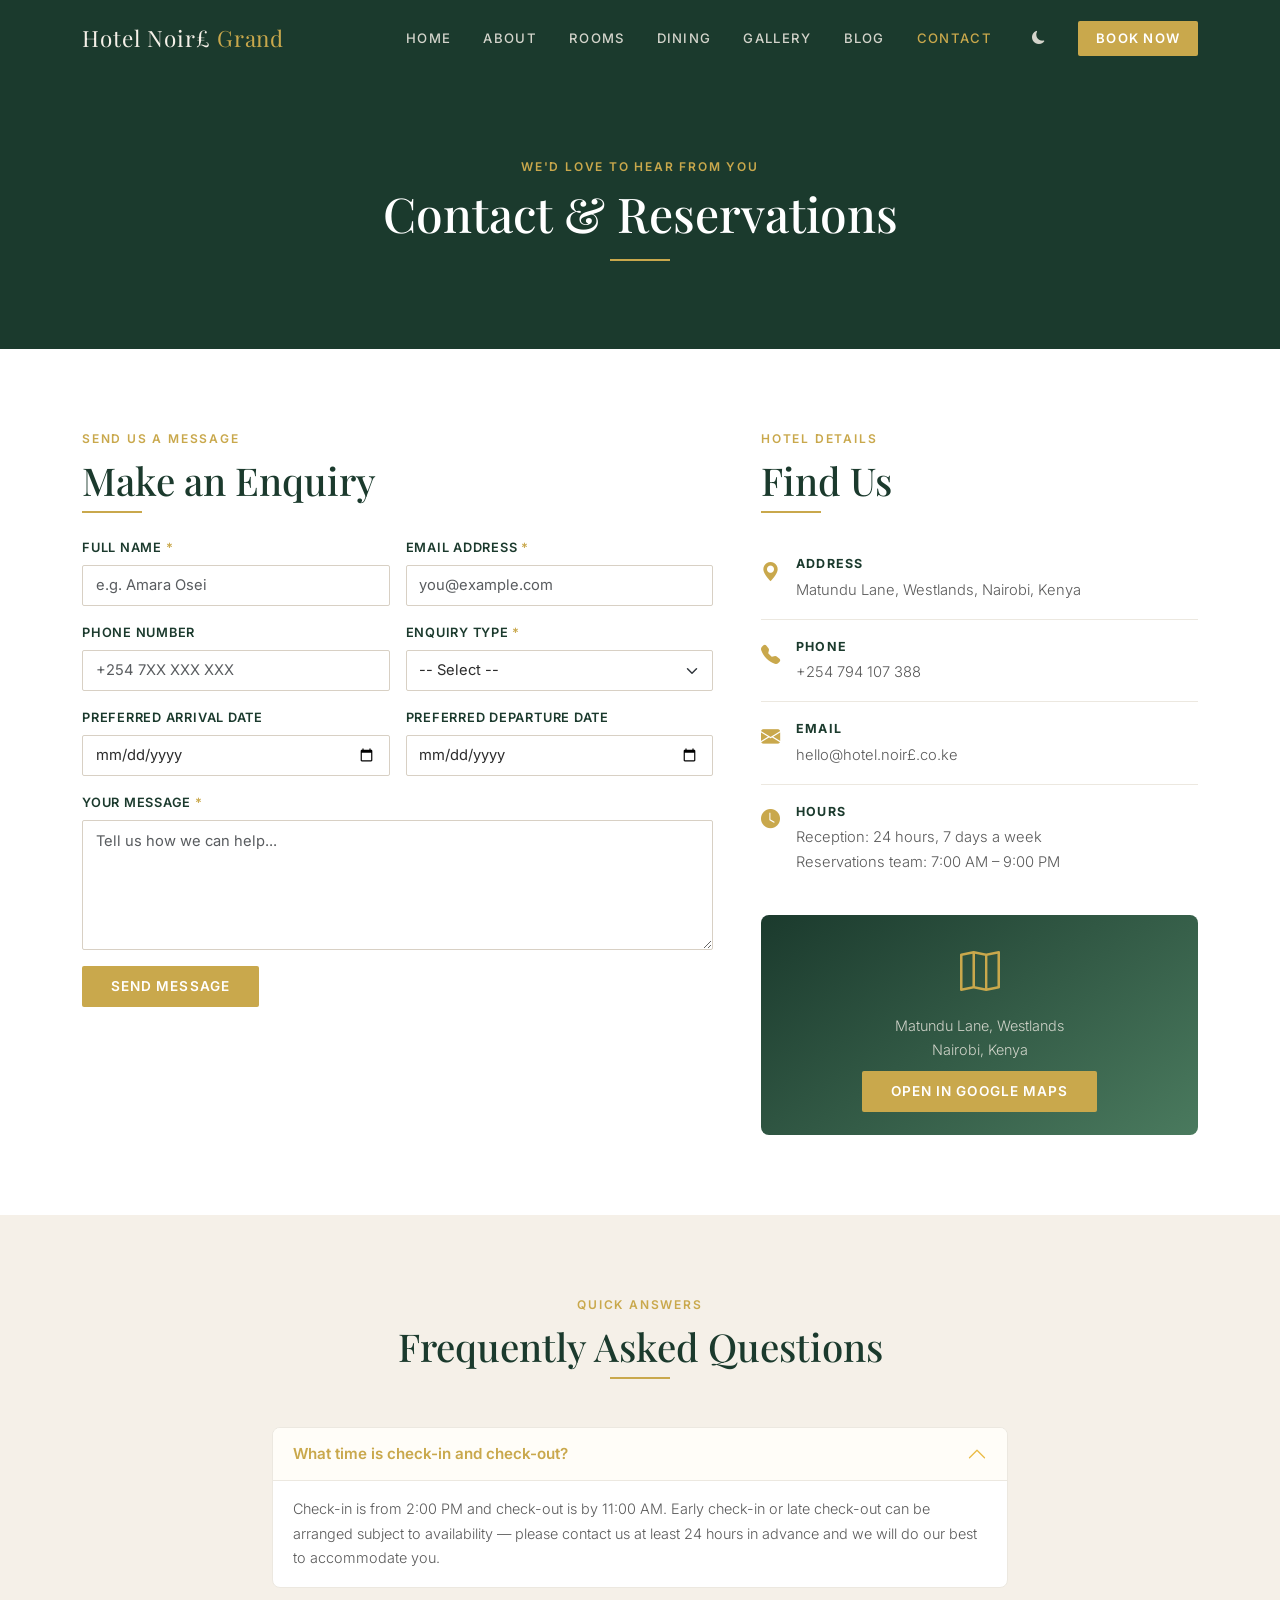
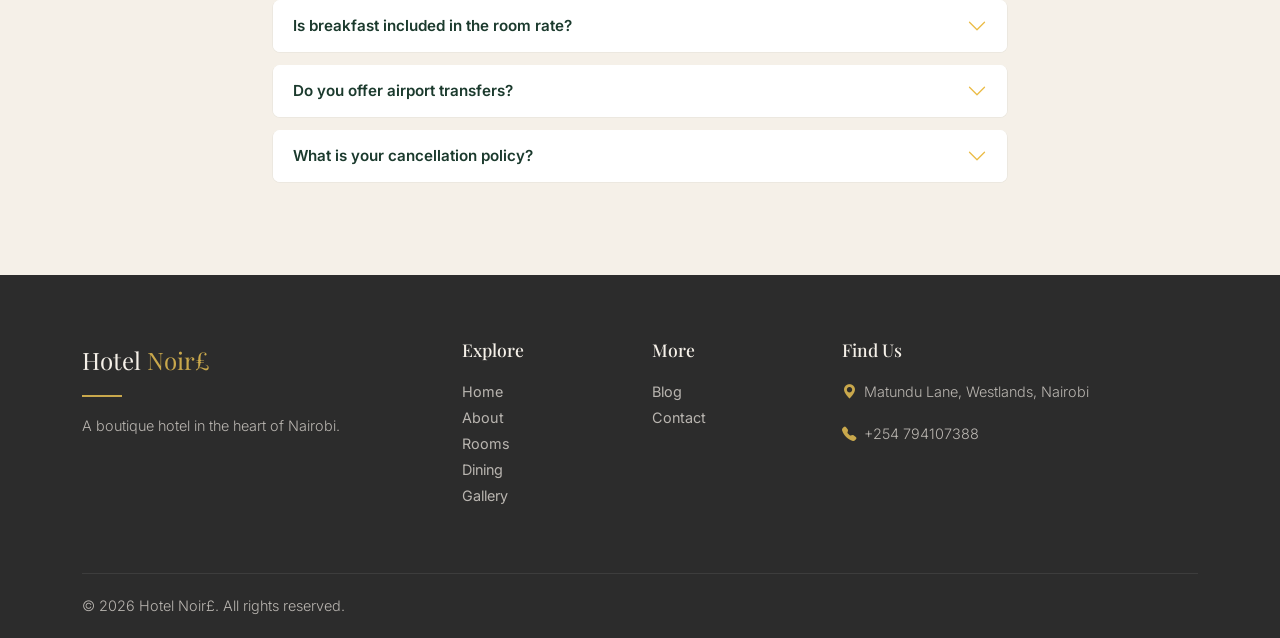
<file: pages/contact.html>
<!DOCTYPE html>
<html lang="en">
<head>
  <meta charset="UTF-8" />
  <meta name="viewport" content="width=device-width, initial-scale=1.0" />
  <meta name="description" content="Get in touch with Hotel Noir£. Make a reservation or enquire about events." />
  <title>Contact | Hotel Noir£</title>
  <link href="https://cdn.jsdelivr.net/npm/bootstrap@5.3.0/dist/css/bootstrap.min.css" rel="stylesheet" />
  <link href="https://fonts.googleapis.com/css2?family=Playfair+Display:ital,wght@0,400;0,700;1,400&family=Inter:wght@300;400;500;600&display=swap" rel="stylesheet" />
  <link href="https://cdn.jsdelivr.net/npm/bootstrap-icons@1.10.5/font/bootstrap-icons.css" rel="stylesheet" />
  <link rel="stylesheet" href="../css/styles.css" />
  <link rel="stylesheet" href="../css/navigationbar.css" />
  <link rel="stylesheet" href="../css/footer.css" />
  <link rel="stylesheet" href="../css/about.css" />
  <link rel="stylesheet" href="../css/contact.css" />
</head>
<body>

  <nav class="navbar navbar-expand-lg Noir£-navbar" aria-label="Main navigation">
    <div class="container">
      <a class="navbar-brand" href="../index.html">Hotel Noir£ <span>Grand</span></a>
      <button class="navbar-toggler" type="button" data-bs-toggle="collapse"
        data-bs-target="#mainNavbar" aria-controls="mainNavbar"
        aria-expanded="false" aria-label="Toggle navigation">
        <span class="navbar-toggler-icon"></span>
      </button>
      <div class="collapse navbar-collapse" id="mainNavbar">
        <ul class="navbar-nav ms-auto align-items-lg-center">
          <li class="nav-item"><a class="nav-link" href="../index.html">Home</a></li>
          <li class="nav-item"><a class="nav-link" href="about.html">About</a></li>
          <li class="nav-item"><a class="nav-link" href="rooms.html">Rooms</a></li>
          <li class="nav-item"><a class="nav-link" href="dining.html">Dining</a></li>
          <li class="nav-item"><a class="nav-link" href="gallery.html">Gallery</a></li>
          <li class="nav-item"><a class="nav-link" href="blog.html">Blog</a></li>
          <li class="nav-item"><a class="nav-link active" href="contact.html">Contact</a></li>
          <li class="nav-item ms-lg-2">
            <button id="darkModeToggle" class="btn btn-sm nav-link" aria-label="Switch to dark mode">
              <i class="bi bi-moon-fill"></i>
            </button>
          </li>
          <li class="nav-item ms-lg-2">
            <a class="nav-link nav-cta" href="rooms.html">Book Now</a>
          </li>
        </ul>
      </div>
    </div>
  </nav>

  <!--Header-->
  <header class="page-header bg-forest text-center">
    <div class="container">
      <span class="section-label">We'd Love to Hear From You</span>
      <h1 class="page-header__title text-white">Contact &amp; Reservations</h1>
      <span class="gold-rule"></span>
    </div>
  </header>

  <!--Contact Main Section-->
  <section class="section-pad">
    <div class="container">
      <div class="row g-5 align-items-start">

        <!--Contact Form-left-->
        <div class="col-12 col-lg-7">
          <span class="section-label">Send Us a Message</span>
          <h2>Make an Enquiry</h2>
          <span class="gold-rule gold-rule--left"></span>

          
          <form id="contactForm" novalidate class="contact-form mt-4">

            <div class="row g-3">
              <!--Full name-->
              <div class="col-12 col-sm-6">
                <label for="contactName" class="contact-label">Full Name <span class="required-star" aria-hidden="true">*</span></label>
                <input
                  type="text"
                  class="form-control contact-input"
                  id="contactName"
                  placeholder="e.g. Amara Osei"
                  required
                  aria-required="true"
                />
              </div>

              <!--Email-->
              <div class="col-12 col-sm-6">
                <label for="contactEmail" class="contact-label">Email Address <span class="required-star" aria-hidden="true">*</span></label>
                <input
                  type="email"
                  class="form-control contact-input"
                  id="contactEmail"
                  placeholder="you@example.com"
                  required
                  aria-required="true"
                />
              </div>

              <!--Phone-->
              <div class="col-12 col-sm-6">
                <label for="contactPhone" class="contact-label">Phone Number</label>
                <input
                  type="tel"
                  class="form-control contact-input"
                  id="contactPhone"
                  placeholder="+254 7XX XXX XXX"
                />
              </div>

              <!--Enquiry type-->
              <div class="col-12 col-sm-6">
                <label for="contactType" class="contact-label">Enquiry Type <span class="required-star" aria-hidden="true">*</span></label>
                <select class="form-select contact-input" id="contactType" required aria-required="true">
                  <option value="">-- Select --</option>
                  <option value="reservation">Room Reservation</option>
                  <option value="dining">Dining / Private Event</option>
                  <option value="spa">Spa Booking</option>
                  <option value="conference">Conference &amp; Meetings</option>
                  <option value="other">General Enquiry</option>
                </select>
              </div>

              <!--Preferred dates-->
              <div class="col-12 col-sm-6">
                <label for="contactArrival" class="contact-label">Preferred Arrival Date</label>
                <input type="date" class="form-control contact-input" id="contactArrival" />
              </div>
              <div class="col-12 col-sm-6">
                <label for="contactDeparture" class="contact-label">Preferred Departure Date</label>
                <input type="date" class="form-control contact-input" id="contactDeparture" />
              </div>

              <!--Message-->
              <div class="col-12">
                <label for="contactMessage" class="contact-label">Your Message <span class="required-star" aria-hidden="true">*</span></label>
                <textarea
                  class="form-control contact-input"
                  id="contactMessage"
                  rows="5"
                  placeholder="Tell us how we can help..."
                  required
                  aria-required="true"
                ></textarea>
              </div>

              <!--Submit-->
              <div class="col-12">
                <button type="submit" class="btn btn-gold" id="contactSubmitBtn">
                  Send Message
                </button>
              </div>
            </div>

          </form>

          <!--Success message after submission-->
          <div id="contactSuccess" class="contact-success mt-4" style="display:none;" role="alert">
            <i class="bi bi-check-circle-fill" aria-hidden="true"></i>
            <div>
              <strong>Message sent!</strong>
              <p>Thank you for reaching out. You will receive a reply within 24 hours.</p>
            </div>
          </div>
        </div>

        <!-- Contact Info-->
        <div class="col-12 col-lg-5">
          <span class="section-label">Hotel Details</span>
          <h2>Find Us</h2>
          <span class="gold-rule gold-rule--left"></span>

          <ul class="contact-info-list mt-4">
            <li>
              <i class="bi bi-geo-alt-fill contact-info-icon" aria-hidden="true"></i>
              <div>
                <strong>Address</strong>
                <p>Matundu Lane, Westlands, Nairobi, Kenya</p>
              </div>
            </li>
            <li>
              <i class="bi bi-telephone-fill contact-info-icon" aria-hidden="true"></i>
              <div>
                <strong>Phone</strong>
                <p><a href="tel:+254794107388">+254 794 107 388</a></p>
              </div>
            </li>
            <li>
              <i class="bi bi-envelope-fill contact-info-icon" aria-hidden="true"></i>
              <div>
                <strong>Email</strong>
                <p><a href="mailto:hello@hotel.noir£.co.ke">hello@hotel.noir£.co.ke</a></p>
              </div>
            </li>
            <li>
              <i class="bi bi-clock-fill contact-info-icon" aria-hidden="true"></i>
              <div>
                <strong>Hours</strong>
                <p>Reception: 24 hours, 7 days a week<br />
                   Reservations team: 7:00 AM – 9:00 PM</p>
              </div>
            </li>
          </ul>

          <div class="map-placeholder mt-4" role="img" aria-label="Map location of Hotel Noir£, Westlands, Nairobi">
            <div class="map-placeholder__inner">
              <i class="bi bi-map" aria-hidden="true"></i>
              <p>Matundu Lane, Westlands<br />Nairobi, Kenya</p>
              <a
                href="https://www.google.com/maps/search/Westlands+Nairobi"
                target="_blank"
                rel="noopener noreferrer"
                class="btn btn-gold btn-sm mt-2"
              >
                Open in Google Maps
              </a>
            </div>
          </div>
        </div>

      </div>
    </div>
  </section>

  <!--FAQ-->
  <section class="section-pad bg-ivory" aria-labelledby="faq-heading">
    <div class="container">
      <div class="text-center mb-5">
        <span class="section-label">Quick Answers</span>
        <h2 id="faq-heading">Frequently Asked Questions</h2>
        <span class="gold-rule"></span>
      </div>
      <div class="row justify-content-center">
        <div class="col-12 col-lg-8">
          <div class="accordion" id="faqAccordion">

            <div class="accordion-item faq-item">
              <h3 class="accordion-header" id="faq1-heading">
                <button class="accordion-button faq-btn" type="button"
                  data-bs-toggle="collapse" data-bs-target="#faq1"
                  aria-expanded="true" aria-controls="faq1">
                  What time is check-in and check-out?
                </button>
              </h3>
              <div id="faq1" class="accordion-collapse collapse show"
                aria-labelledby="faq1-heading" data-bs-parent="#faqAccordion">
                <div class="accordion-body faq-body">
                  Check-in is from 2:00 PM and check-out is by 11:00 AM. Early check-in or late
                  check-out can be arranged subject to availability — please contact us at least 
                  24 hours in advance and we will do our best to accommodate you.
                </div>
              </div>
            </div>

            <div class="accordion-item faq-item">
              <h3 class="accordion-header" id="faq2-heading">
                <button class="accordion-button faq-btn collapsed" type="button"
                  data-bs-toggle="collapse" data-bs-target="#faq2"
                  aria-expanded="false" aria-controls="faq2">
                  Is breakfast included in the room rate?
                </button>
              </h3>
              <div id="faq2" class="accordion-collapse collapse"
                aria-labelledby="faq2-heading" data-bs-parent="#faqAccordion">
                <div class="accordion-body faq-body">
                  Classic and Deluxe rooms include complimentary breakfast for two guests at Noir£ Table.
                  Suites include full breakfast and evening canapes. Additional guests can be added 
                  for KES 1,200 per person.
                </div>
              </div>
            </div>

            <div class="accordion-item faq-item">
              <h3 class="accordion-header" id="faq3-heading">
                <button class="accordion-button faq-btn collapsed" type="button"
                  data-bs-toggle="collapse" data-bs-target="#faq3"
                  aria-expanded="false" aria-controls="faq3">
                  Do you offer airport transfers?
                </button>
              </h3>
              <div id="faq3" class="accordion-collapse collapse"
                aria-labelledby="faq3-heading" data-bs-parent="#faqAccordion">
                <div class="accordion-body faq-body">
                  Yes. We offer private transfers to and from Jomo Kenyatta International Airport
                  and Wilson Airport. The service is complimentary for guests booked in The Noir£ 
                  Suite, and available for KES 3,500 (one way) for all other room types. Please 
                  provide your flight details at least 24 hours before arrival.
                </div>
              </div>
            </div>

            <div class="accordion-item faq-item">
              <h3 class="accordion-header" id="faq4-heading">
                <button class="accordion-button faq-btn collapsed" type="button"
                  data-bs-toggle="collapse" data-bs-target="#faq4"
                  aria-expanded="false" aria-controls="faq4">
                  What is your cancellation policy?
                </button>
              </h3>
              <div id="faq4" class="accordion-collapse collapse"
                aria-labelledby="faq4-heading" data-bs-parent="#faqAccordion">
                <div class="accordion-body faq-body">
                  Cancellations made more than 48 hours before arrival receive a full refund. 
                  Cancellations within 48 hours are charged one night's room rate. No-shows 
                  are charged the full reservation amount. Special event rates and long-stay 
                  packages may have different terms — these are confirmed at time of booking.
                </div>
              </div>
            </div>

          </div>
        </div>
      </div>
    </div>
  </section>

  <!--Footer-->
  <footer class="Noir£-footer" aria-label="Site footer">
    <div class="container">
      <div class="row g-4">
        <div class="col-12 col-lg-4">
          <p class="footer-brand">Hotel <span>Noir£</span></p>
          <div class="footer-gold-rule"></div>
          <p>A boutique hotel in the heart of Nairobi.</p>
        </div>
        <div class="col-6 col-lg-2">
          <h5>Explore</h5>
          <ul>
            <li><a href="../index.html">Home</a></li>
            <li><a href="about.html">About</a></li>
            <li><a href="rooms.html">Rooms</a></li>
            <li><a href="dining.html">Dining</a></li>
            <li><a href="gallery.html">Gallery</a></li>
          </ul>
        </div>
        <div class="col-6 col-lg-2">
          <h5>More</h5>
          <ul>
            <li><a href="blog.html">Blog</a></li>
            <li><a href="contact.html">Contact</a></li>
          </ul>
        </div>
        <div class="col-12 col-lg-4">
          <h5>Find Us</h5>
          <p><i class="bi bi-geo-alt-fill me-2" style="color: var(--color-gold);"></i>Matundu Lane, Westlands, Nairobi</p>
          <p><i class="bi bi-telephone-fill me-2" style="color: var(--color-gold);"></i>+254 794107388</p>
        </div>
      </div>
      <div class="footer-bottom d-flex flex-wrap justify-content-between">
        <p class="mb-0">&copy; 2026 Hotel Noir£. All rights reserved.</p>
      </div>
    </div>
  </footer>

  <script src="https://cdn.jsdelivr.net/npm/bootstrap@5.3.0/dist/js/bootstrap.bundle.min.js"></script>
  <script src="../js/main.js"></script>
  <script src="../js/contact.js"></script>
</body>
</html>
</file>
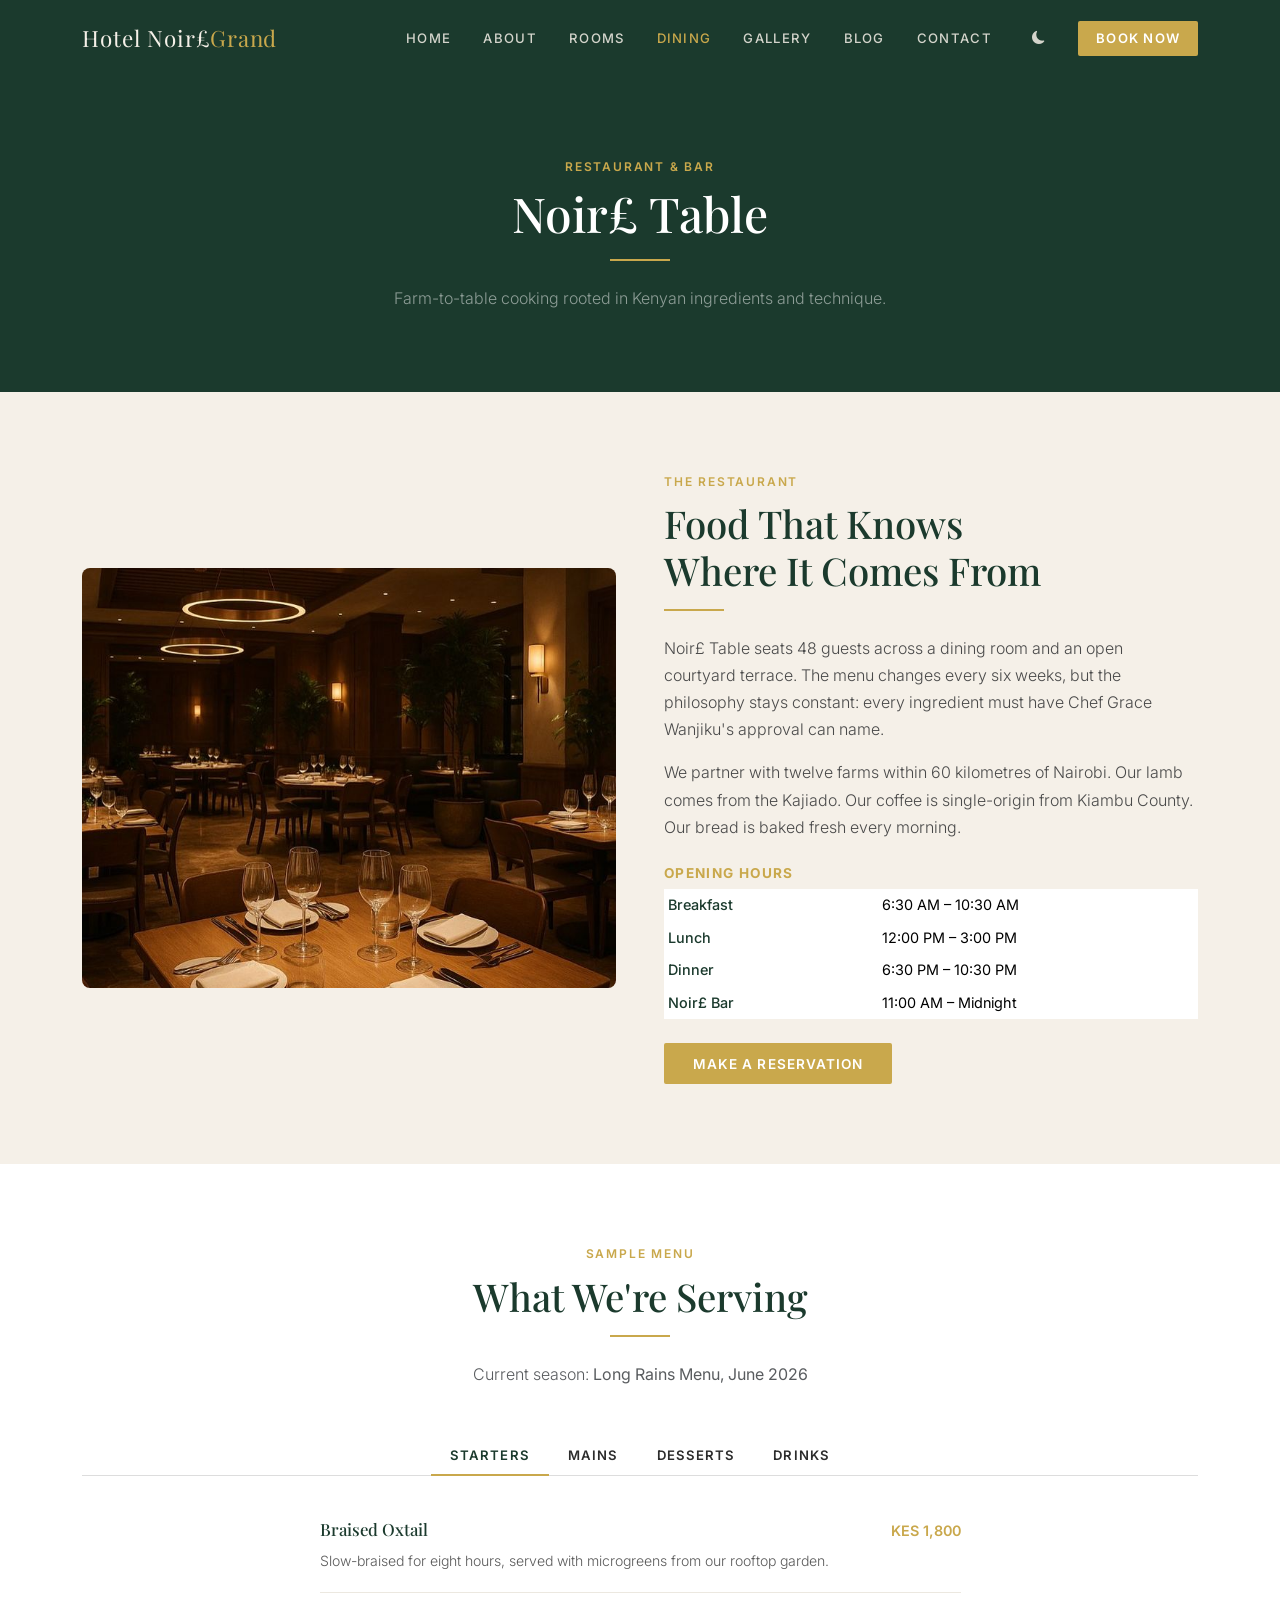
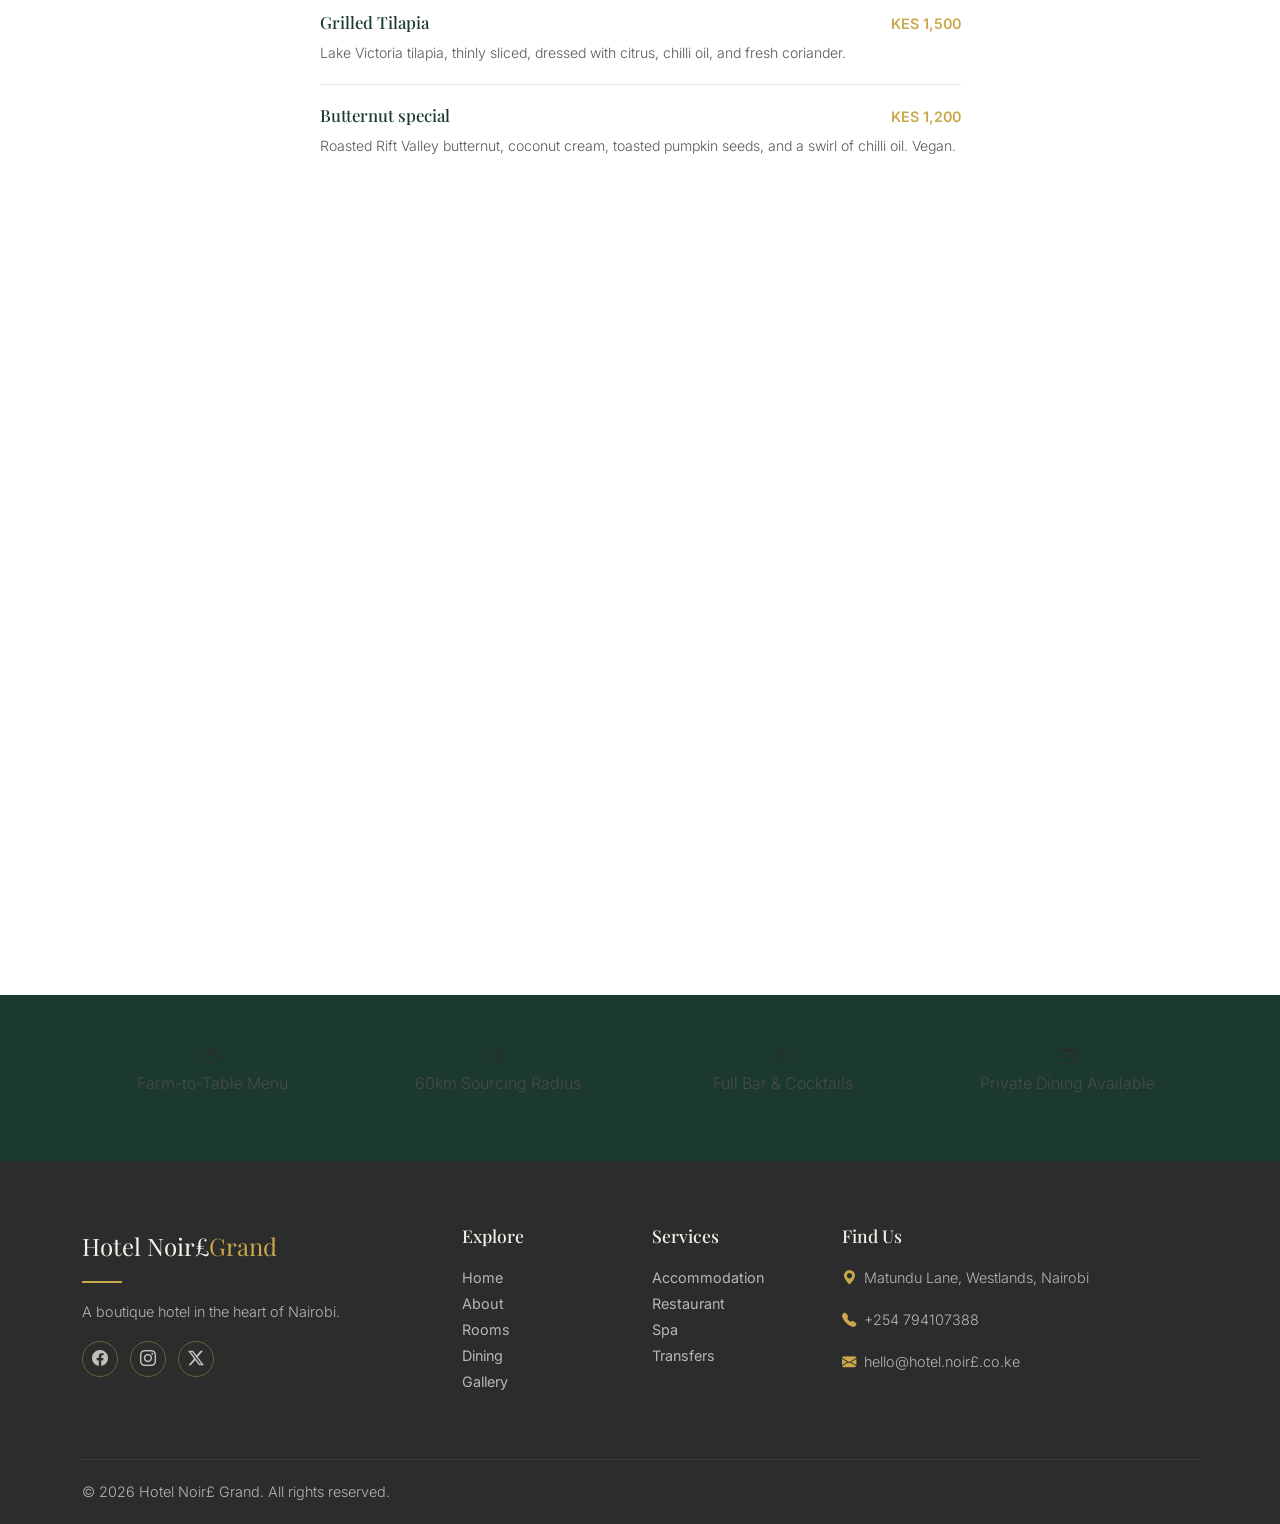
<file: pages/dining.html>
<!DOCTYPE html>
<html lang="en">
<head>
  <meta charset="UTF-8" />
  <meta name="viewport" content="width=device-width, initial-scale=1.0" />
  <meta name="description" content="Noir£ Table - Hotel Noir£ Grand's farm-to-table restaurant." />
  <title>Dining | Hotel Noir£ Grand</title>

  <link href="https://cdn.jsdelivr.net/npm/bootstrap@5.3.0/dist/css/bootstrap.min.css" rel="stylesheet" />
  <link href="https://cdn.jsdelivr.net/npm/bootstrap-icons@1.10.5/font/bootstrap-icons.css" rel="stylesheet" />
  <link href="https://fonts.googleapis.com/css2?family=Playfair+Display:ital,wght@0,400;0,700;1,400&family=Inter:wght@300;400;500;600&display=swap" rel="stylesheet" />

  <link rel="stylesheet" href="../css/styles.css" />
  <link rel="stylesheet" href="../css/navigationbar.css" />
  <link rel="stylesheet" href="../css/footer.css" />
  <link rel="stylesheet" href="../css/about.css" />
  <link rel="stylesheet" href="../css/dining.css" />
</head>
<body>

  <nav class="navbar navbar-expand-lg Noir£-navbar" aria-label="Main navigation">
    <div class="container">
      <a class="navbar-brand" href="../index.html">Hotel Noir£<span>Grand</span></a>
      <button class="navbar-toggler" type="button"
        data-bs-toggle="collapse" data-bs-target="#mainNavbar"
        aria-controls="mainNavbar" aria-expanded="false"
        aria-label="Toggle navigation">
        <span class="navbar-toggler-icon"></span>
      </button>
      <div class="collapse navbar-collapse" id="mainNavbar">
        <ul class="navbar-nav ms-auto align-items-lg-center">
          <li class="nav-item"><a class="nav-link" href="../index.html">Home</a></li>
          <li class="nav-item"><a class="nav-link" href="about.html">About</a></li>
          <li class="nav-item"><a class="nav-link" href="rooms.html">Rooms</a></li>
          <li class="nav-item"><a class="nav-link active" href="dining.html">Dining</a></li>
          <li class="nav-item"><a class="nav-link" href="gallery.html">Gallery</a></li>
          <li class="nav-item"><a class="nav-link" href="blog.html">Blog</a></li>
          <li class="nav-item"><a class="nav-link" href="contact.html">Contact</a></li>
          <li class="nav-item ms-lg-2">
            <button id="darkModeToggle" class="btn btn-sm nav-link"
              aria-label="Switch to dark mode">
              <i class="bi bi-moon-fill"></i>
            </button>
          </li>
          <li class="nav-item ms-lg-2">
            <a class="nav-link nav-cta" href="rooms.html">Book Now</a>
          </li>
        </ul>
      </div>
    </div>
  </nav>

  
  <header class="page-header text-center">
    <div class="container">
      <span class="section-label">Restaurant &amp; Bar</span>
      <h1 class="page-header__title text-white">Noir£ Table</h1>
      <span class="gold-rule"></span>
      <p class="text-white-50 mt-2">
        Farm-to-table cooking rooted in Kenyan ingredients and technique.
      </p>
    </div>
  </header>

  
  <section class="section-pad bg-ivory">
    <div class="container">
      <div class="row align-items-center g-5">
        <div class="col-lg-6">
          <div class="dining-hero-img"></div>
        </div>

        <!--Text-->
        <div class="col-lg-6">
          <span class="section-label">The Restaurant</span>
          <h2 class="section-title">Food That Knows<br />Where It Comes From</h2>
          <span class="gold-rule gold-rule--left"></span>
          <p class="mb-3">
            Noir£ Table seats 48 guests across a dining room and an open courtyard
            terrace. The menu changes every six weeks, but the philosophy stays
            constant: every ingredient must have Chef Grace Wanjiku's approval
            can name.
          </p>
          <p class="mb-3">
            We partner with twelve farms within 60 kilometres of Nairobi. Our lamb
            comes from the Kajiado. Our coffee is single-origin from Kiambu
            County. Our bread is baked fresh every morning.
          </p>

          <div class="dining-hours mt-4">
            <h5>Opening Hours</h5>
            <table class="table table-sm table-borderless">
              <tbody>
                <tr><td>Breakfast</td><td>6:30 AM – 10:30 AM</td></tr>
                <tr><td>Lunch</td><td>12:00 PM – 3:00 PM</td></tr>
                <tr><td>Dinner</td><td>6:30 PM – 10:30 PM</td></tr>
                <tr><td>Noir£ Bar</td><td>11:00 AM – Midnight</td></tr>
              </tbody>
            </table>
          </div>

          <a href="contact.html" class="btn btn-gold mt-2">Make a Reservation</a>
        </div>

      </div>
    </div>
  </section>

  <!--Menu-->
  <section class="section-pad bg-white">
    <div class="container">

      <div class="text-center mb-5">
        <span class="section-label">Sample Menu</span>
        <h2 class="section-title">What We're Serving</h2>
        <span class="gold-rule"></span>
        <p class="text-muted mt-2">
          Current season: <strong>Long Rains Menu, June 2026</strong>
        </p>
      </div>

      <!--Tab buttons-->
      <ul class="nav nav-tabs menu-tabs justify-content-center mb-4"
        id="menuTabs" role="tablist">
        <li class="nav-item" role="presentation">
          <button class="nav-link active" data-bs-toggle="tab"
            data-bs-target="#starters" type="button" role="tab">
            Starters
          </button>
        </li>
        <li class="nav-item" role="presentation">
          <button class="nav-link" data-bs-toggle="tab"
            data-bs-target="#mains" type="button" role="tab">
            Mains
          </button>
        </li>
        <li class="nav-item" role="presentation">
          <button class="nav-link" data-bs-toggle="tab"
            data-bs-target="#desserts" type="button" role="tab">
            Desserts
          </button>
        </li>
        <li class="nav-item" role="presentation">
          <button class="nav-link" data-bs-toggle="tab"
            data-bs-target="#drinks" type="button" role="tab">
            Drinks
          </button>
        </li>
      </ul>

      <!--Tab content-->
      <div class="tab-content">
        <div class="row justify-content-center">
          <div class="col-12 col-md-7">

            <!-- Starters -->
            <div class="tab-pane fade show active" id="starters" role="tabpanel">
              <div class="menu-item">
                <div class="d-flex justify-content-between align-items-start">
                  <h6 class="menu-item__name">Braised Oxtail</h6>
                  <span class="menu-item__price">KES 1,800</span>
                </div>
                <p class="menu-item__desc">Slow-braised for eight hours,
                  served with microgreens from our rooftop garden.</p>
              </div>
              <div class="menu-item">
                <div class="d-flex justify-content-between align-items-start">
                  <h6 class="menu-item__name">Grilled Tilapia </h6>
                  <span class="menu-item__price">KES 1,500</span>
                </div>
                <p class="menu-item__desc">Lake Victoria tilapia, thinly sliced, dressed
                  with citrus, chilli oil, and fresh coriander.</p>
              </div>
              <div class="menu-item">
                <div class="d-flex justify-content-between align-items-start">
                  <h6 class="menu-item__name">Butternut special</h6>
                  <span class="menu-item__price">KES 1,200</span>
                </div>
                <p class="menu-item__desc">Roasted Rift Valley butternut, coconut cream,
                  toasted pumpkin seeds, and a swirl of chilli oil. Vegan.</p>
              </div>
            </div>

            <!--Mains-->
            <div class="tab-pane fade" id="mains" role="tabpanel">
              <div class="menu-item">
                <div class="d-flex justify-content-between align-items-start">
                  <h6 class="menu-item__name">Kajiado Lamb Rack</h6>
                  <span class="menu-item__price">KES 3,800</span>
                </div>
                <p class="menu-item__desc">Herb-crusted rack, black garlic sauce,
                  roasted root vegetables, and a glass of red wine.</p>
              </div>
              <div class="menu-item">
                <div class="d-flex justify-content-between align-items-start">
                  <h6 class="menu-item__name">Grilled Kuku Kienyeji</h6>
                  <span class="menu-item__price">KES 2,400</span>
                </div>
                <p class="menu-item__desc">Free-range local chicken, spatchcocked and
                  grilled over charcoal, with pilipili and roasted plantain.</p>
              </div>
              <div class="menu-item">
                <div class="d-flex justify-content-between align-items-start">
                  <h6 class="menu-item__name">Mung Bean &amp; Matoke Stew</h6>
                  <span class="menu-item__price">KES 1,600</span>
                </div>
                <p class="menu-item__desc">Slow-cooked with coconut milk, turmeric,
                  and fresh ginger. Served with ugali ya wimbi. Vegan.</p>
              </div>
            </div>

            <!--Desserts-->
            <div class="tab-pane fade" id="desserts" role="tabpanel">
              <div class="menu-item">
                <div class="d-flex justify-content-between align-items-start">
                  <h6 class="menu-item__name">Passionfruit Tart</h6>
                  <span class="menu-item__price">KES 1,050</span>
                </div>
                <p class="menu-item__desc">Wild passionfruit in a toasted almond
                  shell, finished with hibiscus gel and edible flowers.</p>
              </div>
              <div class="menu-item">
                <div class="d-flex justify-content-between align-items-start">
                  <h6 class="menu-item__name">Kiambu Coffee Panna Cotta</h6>
                  <span class="menu-item__price">KES 750</span>
                </div>
                <p class="menu-item__desc">Silky panna cotta brewed with single-origin
                  Kiambu AA coffee, topped with caramel.</p>
              </div>
            </div>

            <!--Drinks-->
            <div class="tab-pane fade" id="drinks" role="tabpanel">
              <div class="menu-item">
                <div class="d-flex justify-content-between align-items-start">
                  <h6 class="menu-item__name">The Noire Sour</h6>
                  <span class="menu-item__price">KES 900</span>
                </div>
                <p class="menu-item__desc">Our signature cocktail — Kenyan gin,
                  tamarind syrup, and lime.</p>
              </div>
              <div class="menu-item">
                <div class="d-flex justify-content-between align-items-start">
                  <h6 class="menu-item__name">Hibiscus Spritz (Non-Alcoholic)</h6>
                  <span class="menu-item__price">KES 450</span>
                </div>
                <p class="menu-item__desc">House-brewed hibiscus concentrate,
                  sparkling water, ginger, and mint.</p>
              </div>
              <div class="menu-item">
                <div class="d-flex justify-content-between align-items-start">
                  <h6 class="menu-item__name">Kiambu Single Origin (Pour Over)</h6>
                  <span class="menu-item__price">KES 380</span>
                </div>
                <p class="menu-item__desc">Light roast, floral and bright, brewed
                  fresh to order.</p>
              </div>
            </div>

          </div>
        </div>
      </div>

    </div>
  </section>

  <!--Amenity Bar-->
  <section class="bg-forest section-pad-sm">
    <div class="container">
      <div class="row text-center g-4">
        <div class="col-6 col-md-3">
          <i class="bi bi-cup-hot amenity-icon"></i>
          <p class="amenity-label">Farm-to-Table Menu</p>
        </div>
        <div class="col-6 col-md-3">
          <i class="bi bi-tree amenity-icon"></i>
          <p class="amenity-label">60km Sourcing Radius</p>
        </div>
        <div class="col-6 col-md-3">
          <i class="bi bi-droplet amenity-icon"></i>
          <p class="amenity-label">Full Bar &amp; Cocktails</p>
        </div>
        <div class="col-6 col-md-3">
          <i class="bi bi-calendar-check amenity-icon"></i>
          <p class="amenity-label">Private Dining Available</p>
        </div>
      </div>
    </div>
  </section>

  <!-- Footer -->
  <footer class="Noir£-footer">
    <div class="container">
      <div class="row g-4">
        <div class="col-12 col-lg-4">
          <p class="footer-brand">Hotel Noir£<span>Grand</span></p>
          <div class="footer-gold-rule"></div>
          <p>A boutique hotel in the heart of Nairobi.</p>
          <div class="footer-social mt-3">
            <a href="#" aria-label="Facebook"><i class="bi bi-facebook"></i></a>
            <a href="#" aria-label="Instagram"><i class="bi bi-instagram"></i></a>
            <a href="#" aria-label="Twitter"><i class="bi bi-twitter-x"></i></a>
          </div>
        </div>
        <div class="col-6 col-lg-2">
          <h5>Explore</h5>
          <ul>
            <li><a href="../index.html">Home</a></li>
            <li><a href="about.html">About</a></li>
            <li><a href="rooms.html">Rooms</a></li>
            <li><a href="dining.html">Dining</a></li>
            <li><a href="gallery.html">Gallery</a></li>
          </ul>
        </div>
        <div class="col-6 col-lg-2">
          <h5>Services</h5>
          <ul>
            <li><a href="rooms.html">Accommodation</a></li>
            <li><a href="dining.html">Restaurant</a></li>
            <li><a href="#">Spa</a></li>
            <li><a href="contact.html">Transfers</a></li>
          </ul>
        </div>
        <div class="col-12 col-lg-4">
          <h5>Find Us</h5>
          <p><i class="bi bi-geo-alt-fill me-2" style="color: var(--color-gold);"></i>Matundu Lane, Westlands, Nairobi</p>
          <p><i class="bi bi-telephone-fill me-2" style="color: var(--color-gold);"></i>+254 794107388</p>
          <p><i class="bi bi-envelope-fill me-2" style="color: var(--color-gold);"></i>hello@hotel.noir£.co.ke</p>
        </div>
      </div>
      <div class="footer-bottom d-flex flex-wrap justify-content-between align-items-center">
        <p class="mb-0">&copy; 2026 Hotel Noir£ Grand. All rights reserved.</p>
      </div>
    </div>
  </footer>

  <script src="https://cdn.jsdelivr.net/npm/bootstrap@5.3.0/dist/js/bootstrap.bundle.min.js"></script>
  <script src="../js/main.js"></script>

</body>
</html>
</file>
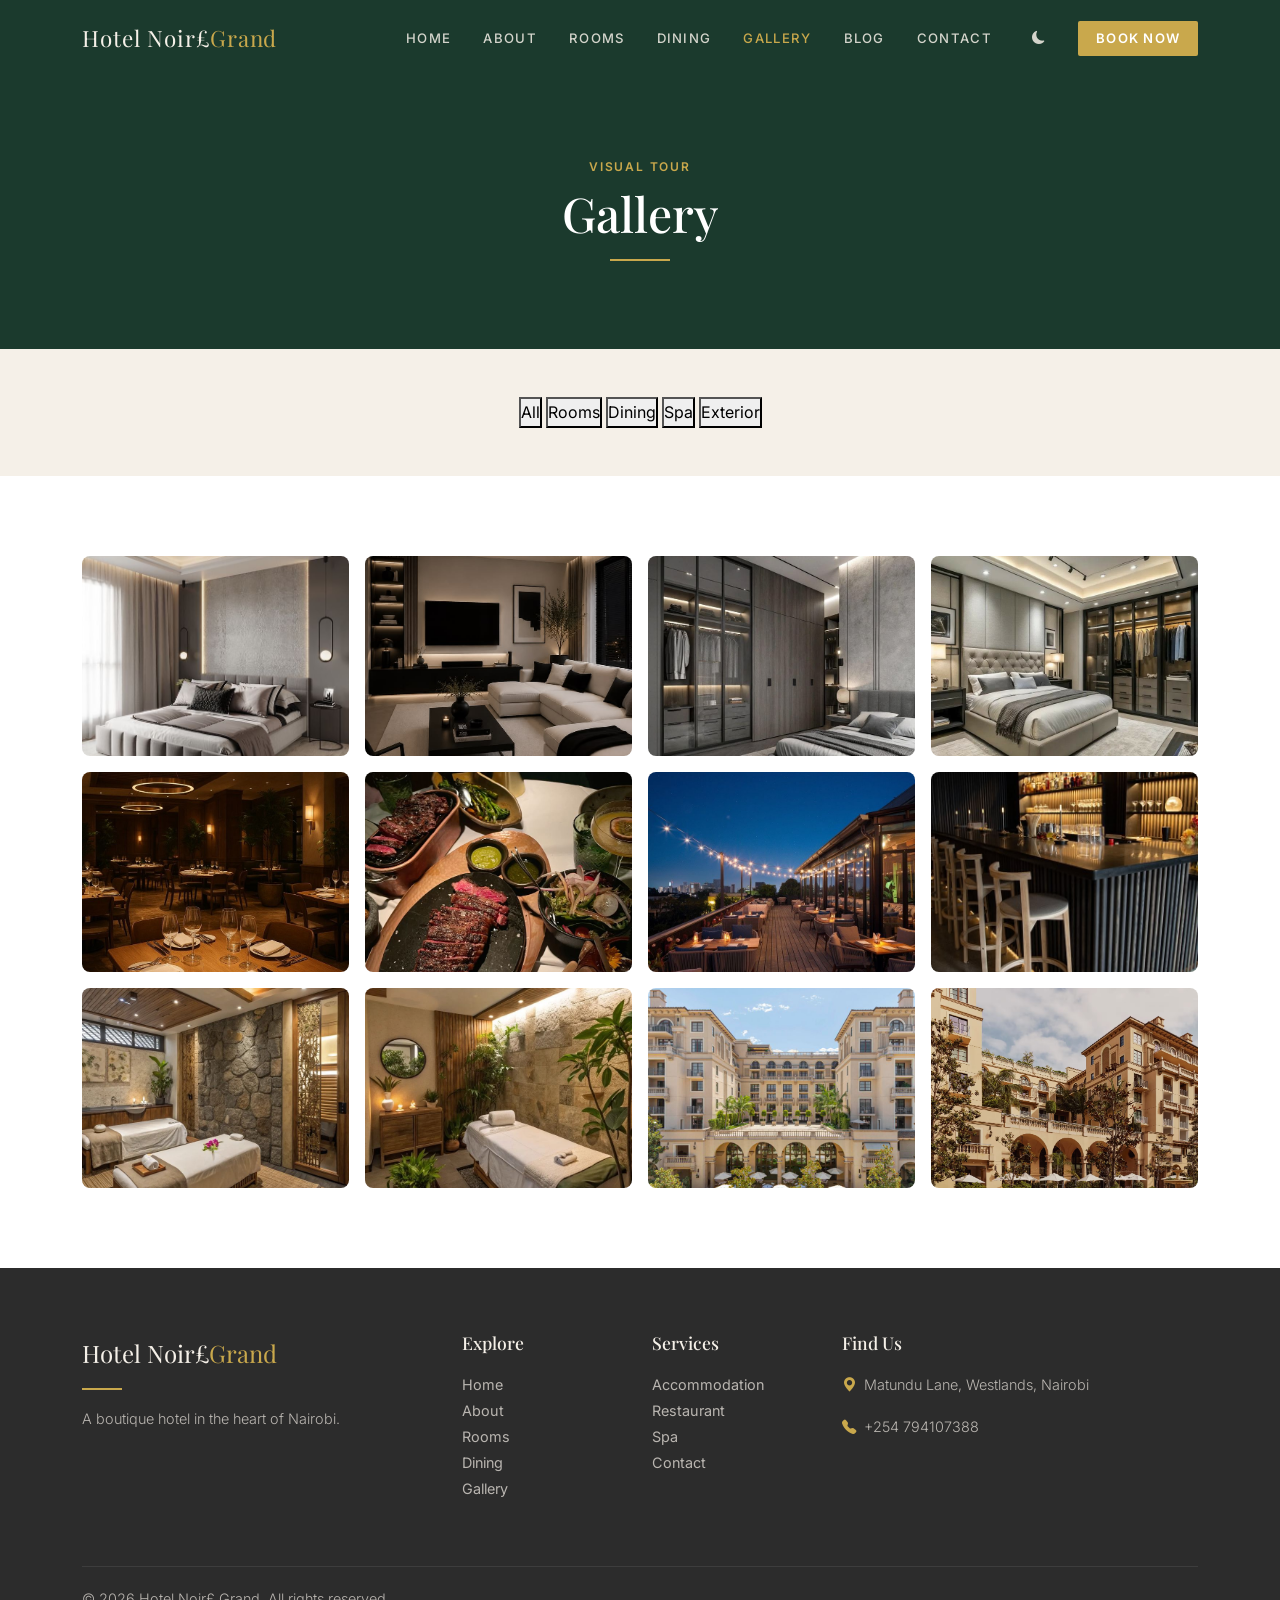
<file: pages/gallery.html>
<!DOCTYPE html>
<html lang="en">
<head>
  <meta charset="UTF-8" />
  <meta name="viewport" content="width=device-width, initial-scale=1.0" />
  <meta name="description" content="Photo gallery of Hotel Noir£ Grand - rooms, dining, spa, and exterior." />
  <title>Gallery | Hotel Noir£ Grand</title>
  <link href="https://cdn.jsdelivr.net/npm/bootstrap@5.3.0/dist/css/bootstrap.min.css" rel="stylesheet" />
  <link href="https://fonts.googleapis.com/css2?family=Playfair+Display:ital,wght@0,400;0,700;1,400&family=Inter:wght@300;400;500;600&display=swap" rel="stylesheet" />
  <link href="https://cdn.jsdelivr.net/npm/bootstrap-icons@1.10.5/font/bootstrap-icons.css" rel="stylesheet" />
  <link rel="stylesheet" href="../css/styles.css" />
  <link rel="stylesheet" href="../css/navigationbar.css" />
  <link rel="stylesheet" href="../css/footer.css" />
  <link rel="stylesheet" href="../css/about.css" />
  <link rel="stylesheet" href="../css/gallery.css" />
</head>
<body>

  <nav class="navbar navbar-expand-lg Noir£-navbar" aria-label="Main navigation">
    <div class="container">
      <a class="navbar-brand" href="../index.html">Hotel Noir£<span>Grand</span></a>
      <button class="navbar-toggler" type="button" data-bs-toggle="collapse"
        data-bs-target="#mainNavbar" aria-controls="mainNavbar"
        aria-expanded="false" aria-label="Toggle navigation">
        <span class="navbar-toggler-icon"></span>
      </button>
      <div class="collapse navbar-collapse" id="mainNavbar">
        <ul class="navbar-nav ms-auto align-items-lg-center">
          <li class="nav-item"><a class="nav-link" href="../index.html">Home</a></li>
          <li class="nav-item"><a class="nav-link" href="about.html">About</a></li>
          <li class="nav-item"><a class="nav-link" href="rooms.html">Rooms</a></li>
          <li class="nav-item"><a class="nav-link" href="dining.html">Dining</a></li>
          <li class="nav-item"><a class="nav-link active" href="gallery.html">Gallery</a></li>
          <li class="nav-item"><a class="nav-link" href="blog.html">Blog</a></li>
          <li class="nav-item"><a class="nav-link" href="contact.html">Contact</a></li>
          <li class="nav-item ms-lg-2">
            <button id="darkModeToggle" class="btn btn-sm nav-link" aria-label="Switch to dark mode">
              <i class="bi bi-moon-fill"></i>
            </button>
          </li>
          <li class="nav-item ms-lg-2">
            <a class="nav-link nav-cta" href="rooms.html">Book Now</a>
          </li>
        </ul>
      </div>
    </div>
  </nav>

  
  <header class="page-header bg-forest text-center">
    <div class="container">
      <span class="section-label">Visual Tour</span>
      <h1 class="page-header__title text-white">Gallery</h1>
      <span class="gold-rule"></span>
    </div>
  </header>

 
  <section class="section-pad-sm bg-ivory">
    <div class="container text-center">
      <div class="filter-btns" role="group" aria-label="Gallery category filters">
        <button class="filter-btn active" data-filter="all">All</button>
        <button class="filter-btn" data-filter="rooms">Rooms</button>
        <button class="filter-btn" data-filter="dining">Dining</button>
        <button class="filter-btn" data-filter="spa">Spa</button>
        <button class="filter-btn" data-filter="exterior">Exterior</button>
      </div>
    </div>
  </section>

  <!--Gallery Grid-->
  <section class="section-pad">
    <div class="container">
      <div class="row g-3" id="galleryGrid">


        <div class="col-6 col-md-4 col-lg-3 gallery-item" data-category="rooms" data-caption="Classic Room — City View">
          <div class="gallery-thumb gallery-thumb--1" role="img" aria-label="Classic Room - City View">
            <div class="gallery-thumb__overlay">
              <i class="bi bi-zoom-in" aria-hidden="true"></i>
            </div>
          </div>
        </div>

        <div class="col-6 col-md-4 col-lg-3 gallery-item" data-category="rooms" data-caption="Deluxe Room — Rainfall Shower">
          <div class="gallery-thumb gallery-thumb--2" role="img" aria-label="Deluxe Room - Rainfall Shower">
            <div class="gallery-thumb__overlay">
              <i class="bi bi-zoom-in" aria-hidden="true"></i>
            </div>
          </div>
        </div>

        <div class="col-6 col-md-4 col-lg-3 gallery-item" data-category="rooms" data-caption="The Noir£ Suite — Living Room">
          <div class="gallery-thumb gallery-thumb--3" role="img" aria-label="Noir£ Suite - Living Room">
            <div class="gallery-thumb__overlay">
              <i class="bi bi-zoom-in" aria-hidden="true"></i>
            </div>
          </div>
        </div>

        <div class="col-6 col-md-4 col-lg-3 gallery-item" data-category="rooms" data-caption="Junior Suite — Garden Terrace">
          <div class="gallery-thumb gallery-thumb--4" role="img" aria-label="Junior Suite - Garden Terrace">
            <div class="gallery-thumb__overlay">
              <i class="bi bi-zoom-in" aria-hidden="true"></i>
            </div>
          </div>
        </div>

        <div class="col-6 col-md-4 col-lg-3 gallery-item" data-category="dining" data-caption="Noir£ Table — Evening Service">
          <div class="gallery-thumb gallery-thumb--5" role="img" aria-label="Noir£ Table restaurant">
            <div class="gallery-thumb__overlay">
              <i class="bi bi-zoom-in" aria-hidden="true"></i>
            </div>
          </div>
        </div>

        <div class="col-6 col-md-4 col-lg-3 gallery-item" data-category="dining" data-caption="Kiambu Lamb Rack">
          <div class="gallery-thumb gallery-thumb--6" role="img" aria-label="Signature lamb dish">
            <div class="gallery-thumb__overlay">
              <i class="bi bi-zoom-in" aria-hidden="true"></i>
            </div>
          </div>
        </div>

        <div class="col-6 col-md-4 col-lg-3 gallery-item" data-category="dining" data-caption="Noir£ Bar — Craft Cocktails">
          <div class="gallery-thumb gallery-thumb--7" role="img" aria-label="Noir£ Bar cocktails">
            <div class="gallery-thumb__overlay">
              <i class="bi bi-zoom-in" aria-hidden="true"></i>
            </div>
          </div>
        </div>

        <div class="col-6 col-md-4 col-lg-3 gallery-item" data-category="dining" data-caption="Open Courtyard Terrace">
          <div class="gallery-thumb gallery-thumb--8" role="img" aria-label="Courtyard terrace dining">
            <div class="gallery-thumb__overlay">
              <i class="bi bi-zoom-in" aria-hidden="true"></i>
            </div>
          </div>
        </div>

        <div class="col-6 col-md-4 col-lg-3 gallery-item" data-category="spa" data-caption="Spa Treatment Room">
          <div class="gallery-thumb gallery-thumb--9" role="img" aria-label="Spa treatment room">
            <div class="gallery-thumb__overlay">
              <i class="bi bi-zoom-in" aria-hidden="true"></i>
            </div>
          </div>
        </div>

        <div class="col-6 col-md-4 col-lg-3 gallery-item" data-category="spa" data-caption="Rooftop Pool at Sunset">
          <div class="gallery-thumb gallery-thumb--10" role="img" aria-label="Rooftop pool">
            <div class="gallery-thumb__overlay">
              <i class="bi bi-zoom-in" aria-hidden="true"></i>
            </div>
          </div>
        </div>

        <div class="col-6 col-md-4 col-lg-3 gallery-item" data-category="exterior" data-caption="Hotel Entrance — Matundu lane">
          <div class="gallery-thumb gallery-thumb--11" role="img" aria-label="Hotel entrance">
            <div class="gallery-thumb__overlay">
              <i class="bi bi-zoom-in" aria-hidden="true"></i>
            </div>
          </div>
        </div>

        <div class="col-6 col-md-4 col-lg-3 gallery-item" data-category="exterior" data-caption="Central Courtyard Garden">
          <div class="gallery-thumb gallery-thumb--12" role="img" aria-label="Courtyard garden">
            <div class="gallery-thumb__overlay">
              <i class="bi bi-zoom-in" aria-hidden="true"></i>
            </div>
          </div>
        </div>

      </div>
    </div>
  </section>

  <!--Lightbox Modal-->
  <div class="modal fade" id="galleryModal" tabindex="-1"
    aria-labelledby="galleryModalLabel" aria-modal="true" role="dialog">
    <div class="modal-dialog modal-lg modal-dialog-centered">
      <div class="modal-content gallery-modal-content">
        <button type="button" class="btn-close gallery-modal-close"
          data-bs-dismiss="modal" aria-label="Close gallery image"></button>
        <!--placeholder and caption are injected here by JS-->
        <div id="modalImageArea" class="gallery-modal-img"></div>
        <p id="modalCaption" class="gallery-modal-caption"></p>
      </div>
    </div>
  </div>

  <!--Footer-->
  <footer class="Noir£-footer" aria-label="Site footer">
    <div class="container">
      <div class="row g-4">
        <div class="col-12 col-lg-4">
          <p class="footer-brand">Hotel Noir£<span>Grand</span></p>
          <div class="footer-gold-rule"></div>
          <p>A boutique hotel in the heart of Nairobi.</p>
        </div>
        <div class="col-6 col-lg-2">
          <h5>Explore</h5>
          <ul>
            <li><a href="../index.html">Home</a></li>
            <li><a href="about.html">About</a></li>
            <li><a href="rooms.html">Rooms</a></li>
            <li><a href="dining.html">Dining</a></li>
            <li><a href="gallery.html">Gallery</a></li>
          </ul>
        </div>
        <div class="col-6 col-lg-2">
          <h5>Services</h5>
          <ul>
            <li><a href="rooms.html">Accommodation</a></li>
            <li><a href="dining.html">Restaurant</a></li>
            <li><a href="#">Spa</a></li>
            <li><a href="contact.html">Contact</a></li>
          </ul>
        </div>
        <div class="col-12 col-lg-4">
          <h5>Find Us</h5>
          <p><i class="bi bi-geo-alt-fill me-2" style="color: var(--color-gold);"></i>Matundu Lane, Westlands, Nairobi</p>
          <p><i class="bi bi-telephone-fill me-2" style="color: var(--color-gold);"></i>+254 794107388</p>
        </div>
      </div>
      <div class="footer-bottom d-flex flex-wrap justify-content-between">
        <p class="mb-0">&copy; 2026 Hotel Noir£ Grand. All rights reserved.</p>
      </div>
    </div>
  </footer>

  <script src="https://cdn.jsdelivr.net/npm/bootstrap@5.3.0/dist/js/bootstrap.bundle.min.js"></script>
  <script src="../js/main.js"></script>
  <script src="../js/gallery.js"></script>
</body>
</html>
</file>
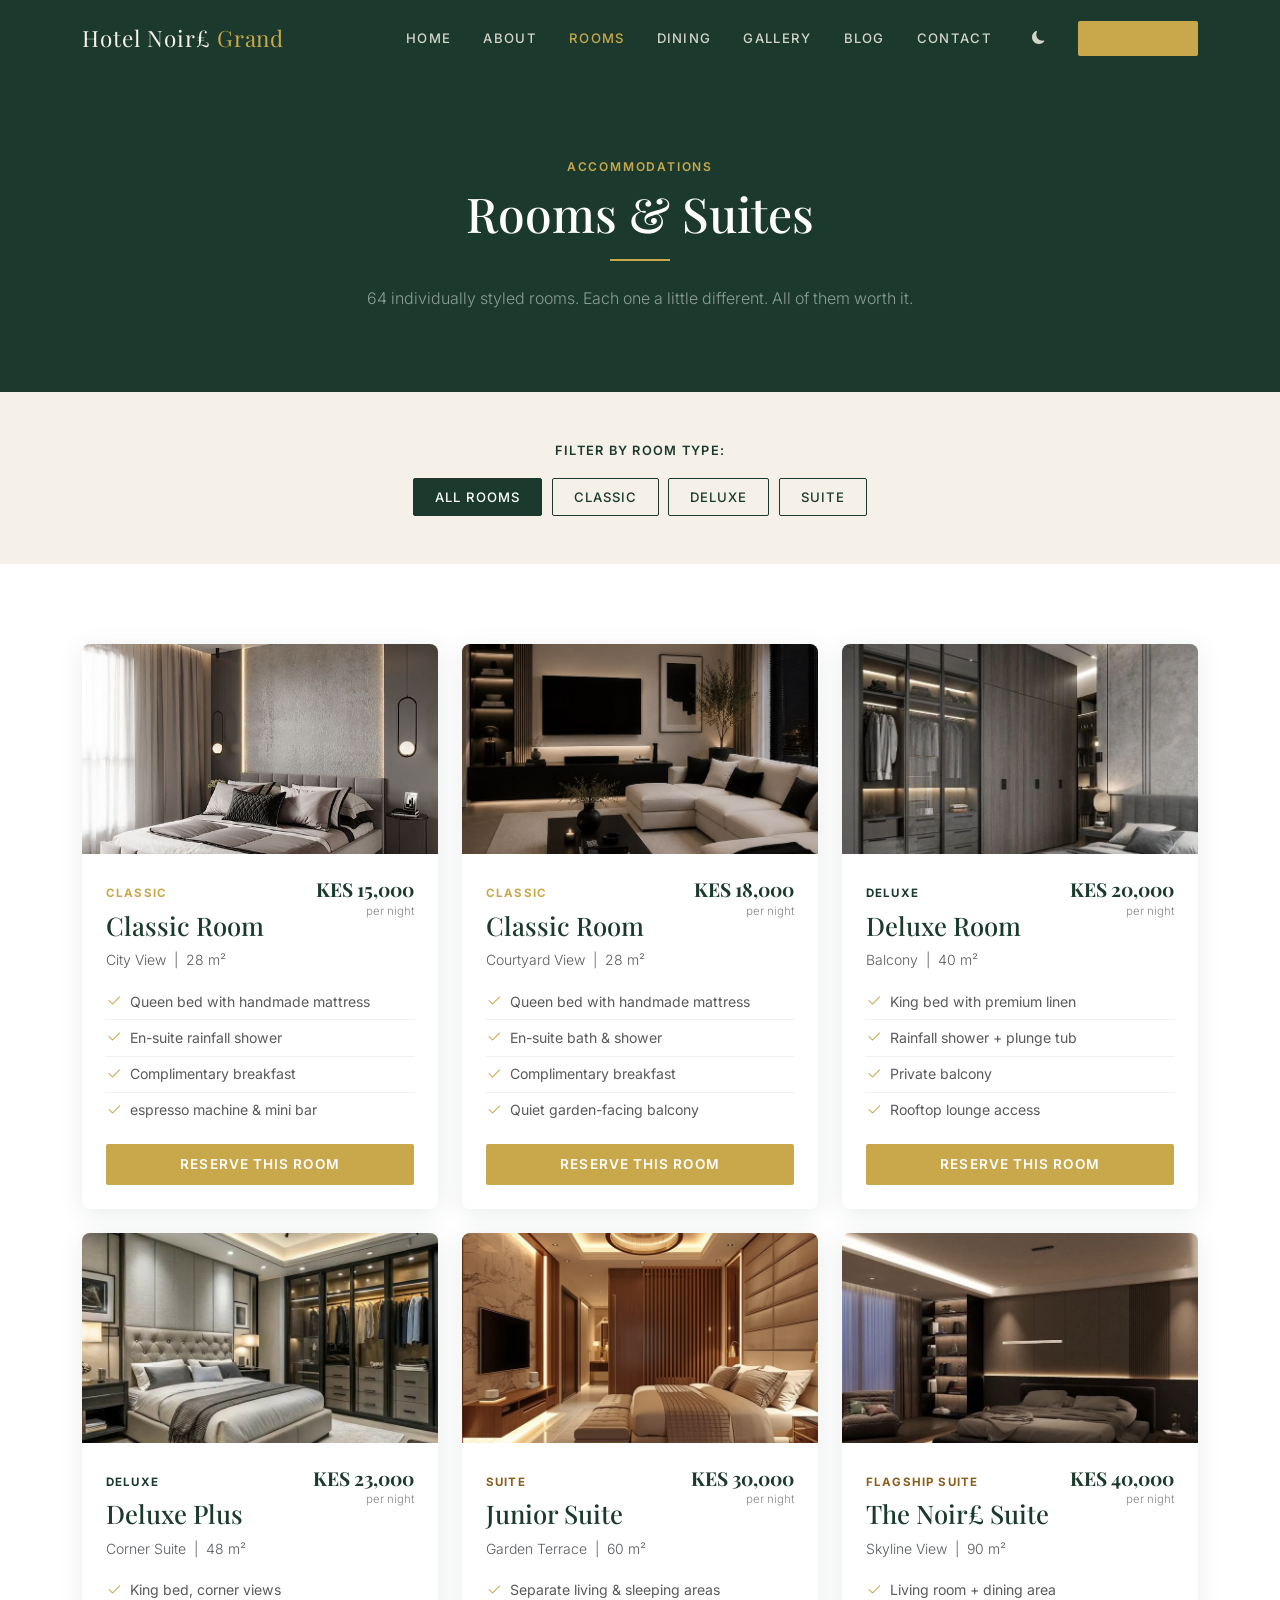
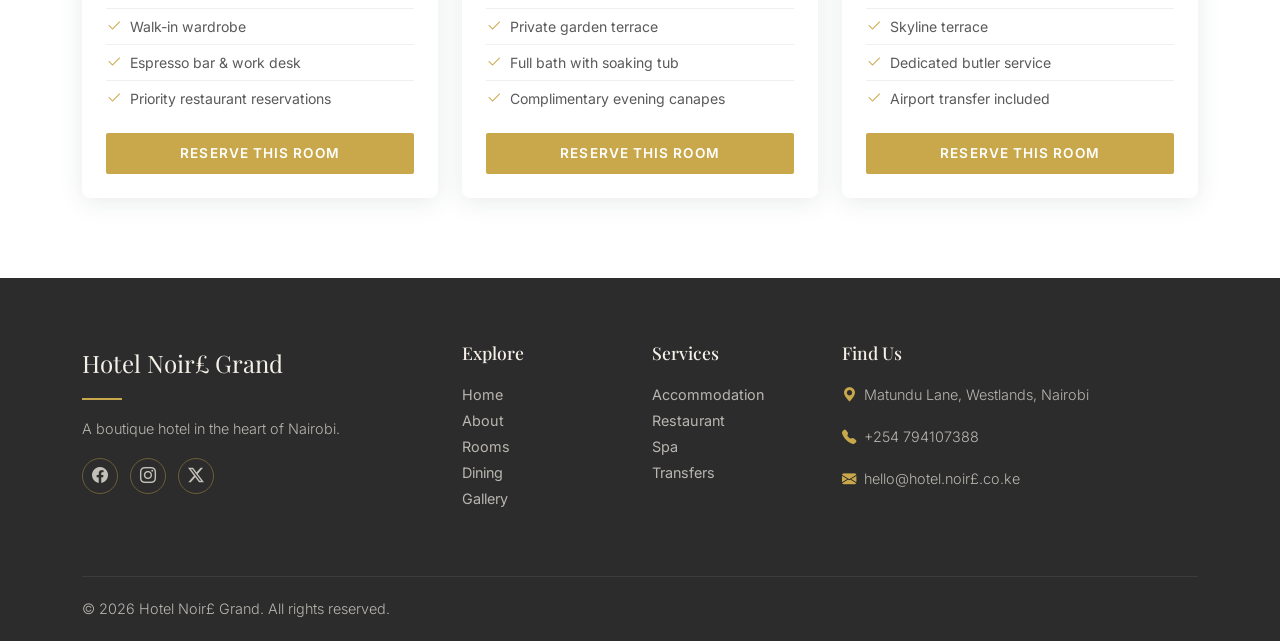
<file: pages/rooms.html>
<!DOCTYPE html>
<html lang="en">
<head>
  <meta charset="UTF-8" />
  <meta name="viewport" content="width=device-width, initial-scale=1.0" />
  <meta name="description" content="Browse rooms and suites at Hotel Noir£. Filter by type and check availability." />
  <title>Rooms &amp; Suites | Hotel Noir£ Grand</title>
  <link href="https://cdn.jsdelivr.net/npm/bootstrap@5.3.0/dist/css/bootstrap.min.css" rel="stylesheet" />
  <link href="https://fonts.googleapis.com/css2?family=Playfair+Display:ital,wght@0,400;0,700;1,400&family=Inter:wght@300;400;500;600&display=swap" rel="stylesheet" />
  <link href="https://cdn.jsdelivr.net/npm/bootstrap-icons@1.10.5/font/bootstrap-icons.css" rel="stylesheet" />
  <link rel="stylesheet" href="../css/styles.css" />
  <link rel="stylesheet" href="../css/navigationbar.css" />
  <link rel="stylesheet" href="../css/footer.css" />
  <link rel="stylesheet" href="../css/about.css" />
  <link rel="stylesheet" href="../css/rooms.css" />
</head>
<body>

  <nav class="navbar navbar-expand-lg Noir£-navbar" aria-label="Main navigation">
    <div class="container">
      <a class="navbar-brand" href="../index.html">Hotel Noir£ <span>Grand</span></a>
      <button class="navbar-toggler" type="button" data-bs-toggle="collapse"
        data-bs-target="#mainNavbar" aria-controls="mainNavbar"
        aria-expanded="false" aria-label="Toggle navigation">
        <span class="navbar-toggler-icon"></span>
      </button>
      <div class="collapse navbar-collapse" id="mainNavbar">
        <ul class="navbar-nav ms-auto align-items-lg-center">
          <li class="nav-item"><a class="nav-link" href="../index.html">Home</a></li>
          <li class="nav-item"><a class="nav-link" href="about.html">About</a></li>
          <li class="nav-item"><a class="nav-link active" href="rooms.html">Rooms</a></li>
          <li class="nav-item"><a class="nav-link" href="dining.html">Dining</a></li>
          <li class="nav-item"><a class="nav-link" href="gallery.html">Gallery</a></li>
          <li class="nav-item"><a class="nav-link" href="blog.html">Blog</a></li>
          <li class="nav-item"><a class="nav-link" href="contact.html">Contact</a></li>
          <li class="nav-item ms-lg-2">
            <button id="darkModeToggle" class="btn btn-sm nav-link" aria-label="Switch to dark mode">
              <i class="bi bi-moon-fill"></i>
            </button>
          </li>
          <li class="nav-item ms-lg-2">
            <a class="nav-link nav-cta" href="rooms.html">Book Now</a>
          </li>
        </ul>
      </div>
    </div>
  </nav>

  <header class="page-header bg-forest text-center" aria-label="Rooms page header">
    <div class="container">
      <span class="section-label">Accommodations</span>
      <h1 class="page-header__title text-white">Rooms &amp; Suites</h1>
      <span class="gold-rule"></span>
      <p class="text-white-50 mt-2">64 individually styled rooms. Each one a little different. All of them worth it.</p>
    </div>
  </header>

  <section class="section-pad-sm bg-ivory" aria-label="Filter rooms by type">
    <div class="container text-center">
      <p class="filter-label mb-3">Filter by room type:</p>
      <div class="filter-btns" role="group" aria-label="Room type filters">
        <button class="filter-btn active" data-filter="all">All Rooms</button>
        <button class="filter-btn" data-filter="classic">Classic</button>
        <button class="filter-btn" data-filter="deluxe">Deluxe</button>
        <button class="filter-btn" data-filter="suite">Suite</button>
      </div>
    </div>
  </section>

  <section class="section-pad" aria-label="Room listings" id="roomGrid">
    <div class="container">
      <div class="row g-4" id="roomsContainer">

        <!-- Classic Room 1 -->
        <div class="col-12 col-md-6 col-lg-4 room-item" data-category="classic" id="classic">
          <article class="Noir£-card h-100">
            <div class="room-card__img room-card__img--classic" role="img" aria-label="Classic Room - City View"></div>
            <div class="Noir£-card__body">
              <div class="d-flex justify-content-between align-items-start">
                <div>
                  <span class="room-badge">Classic</span>
                  <h3 class="mt-1">Classic Room</h3>
                  <p class="text-muted small mb-1">City View &nbsp;|&nbsp; 28 m²</p>
                </div>
                <div class="text-end">
                  <p class="room-price">KES 15,000</p>
                  <p class="room-price-label">per night</p>
                </div>
              </div>
              <ul class="room-amenities mt-2">
                <li><i class="bi bi-check2" aria-hidden="true"></i> Queen bed with handmade mattress</li>
                <li><i class="bi bi-check2" aria-hidden="true"></i> En-suite rainfall shower</li>
                <li><i class="bi bi-check2" aria-hidden="true"></i> Complimentary breakfast</li>
                <li><i class="bi bi-check2" aria-hidden="true"></i> espresso machine &amp; mini bar</li>
              </ul>
              <a href="contact.html" class="btn btn-gold mt-3 w-100">Reserve This Room</a>
            </div>
          </article>
        </div>

        <!-- Classic Room 2 -->
        <div class="col-12 col-md-6 col-lg-4 room-item" data-category="classic">
          <article class="Noir£-card h-100">
            <div class="room-card__img room-card__img--classic2" role="img" aria-label="Classic Room - Courtyard View"></div>
            <div class="Noir£-card__body">
              <div class="d-flex justify-content-between align-items-start">
                <div>
                  <span class="room-badge">Classic</span>
                  <h3 class="mt-1">Classic Room</h3>
                  <p class="text-muted small mb-1">Courtyard View &nbsp;|&nbsp; 28 m²</p>
                </div>
                <div class="text-end">
                  <p class="room-price">KES 18,000</p>
                  <p class="room-price-label">per night</p>
                </div>
              </div>
              <ul class="room-amenities mt-2">
                <li><i class="bi bi-check2" aria-hidden="true"></i> Queen bed with handmade mattress</li>
                <li><i class="bi bi-check2" aria-hidden="true"></i> En-suite bath &amp; shower</li>
                <li><i class="bi bi-check2" aria-hidden="true"></i> Complimentary breakfast</li>
                <li><i class="bi bi-check2" aria-hidden="true"></i> Quiet garden-facing balcony</li>
              </ul>
              <a href="contact.html" class="btn btn-gold mt-3 w-100">Reserve This Room</a>
            </div>
          </article>
        </div>

        <!-- Deluxe Room -->
        <div class="col-12 col-md-6 col-lg-4 room-item" data-category="deluxe" id="deluxe">
          <article class="Noir£-card h-100">
            <div class="room-card__img room-card__img--deluxe" role="img" aria-label="Deluxe Room"></div>
            <div class="Noir£-card__body">
              <div class="d-flex justify-content-between align-items-start">
                <div>
                  <span class="room-badge room-badge--deluxe">Deluxe</span>
                  <h3 class="mt-1">Deluxe Room</h3>
                  <p class="text-muted small mb-1">Balcony &nbsp;|&nbsp; 40 m²</p>
                </div>
                <div class="text-end">
                  <p class="room-price">KES 20,000</p>
                  <p class="room-price-label">per night</p>
                </div>
              </div>
              <ul class="room-amenities mt-2">
                <li><i class="bi bi-check2" aria-hidden="true"></i> King bed with premium linen</li>
                <li><i class="bi bi-check2" aria-hidden="true"></i> Rainfall shower + plunge tub</li>
                <li><i class="bi bi-check2" aria-hidden="true"></i> Private balcony</li>
                <li><i class="bi bi-check2" aria-hidden="true"></i> Rooftop lounge access</li>
              </ul>
              <a href="contact.html" class="btn btn-gold mt-3 w-100">Reserve This Room</a>
            </div>
          </article>
        </div>

        <!-- Deluxe Plus -->
        <div class="col-12 col-md-6 col-lg-4 room-item" data-category="deluxe">
          <article class="Noir£-card h-100">
            <div class="room-card__img room-card__img--deluxe2" role="img" aria-label="Deluxe Plus Room"></div>
            <div class="Noir£-card__body">
              <div class="d-flex justify-content-between align-items-start">
                <div>
                  <span class="room-badge room-badge--deluxe">Deluxe</span>
                  <h3 class="mt-1">Deluxe Plus</h3>
                  <p class="text-muted small mb-1">Corner Suite &nbsp;|&nbsp; 48 m²</p>
                </div>
                <div class="text-end">
                  <p class="room-price">KES 23,000</p>
                  <p class="room-price-label">per night</p>
                </div>
              </div>
              <ul class="room-amenities mt-2">
                <li><i class="bi bi-check2" aria-hidden="true"></i> King bed, corner views</li>
                <li><i class="bi bi-check2" aria-hidden="true"></i> Walk-in wardrobe</li>
                <li><i class="bi bi-check2" aria-hidden="true"></i> Espresso bar &amp; work desk</li>
                <li><i class="bi bi-check2" aria-hidden="true"></i> Priority restaurant reservations</li>
              </ul>
              <a href="contact.html" class="btn btn-gold mt-3 w-100">Reserve This Room</a>
            </div>
          </article>
        </div>

        <!-- Junior Suite -->
        <div class="col-12 col-md-6 col-lg-4 room-item" data-category="suite">
          <article class="Noir£-card h-100">
            <div class="room-card__img room-card__img--junior" role="img" aria-label="Junior Suite"></div>
            <div class="Noir£-card__body">
              <div class="d-flex justify-content-between align-items-start">
                <div>
                  <span class="room-badge room-badge--suite">Suite</span>
                  <h3 class="mt-1">Junior Suite</h3>
                  <p class="text-muted small mb-1">Garden Terrace &nbsp;|&nbsp; 60 m²</p>
                </div>
                <div class="text-end">
                  <p class="room-price">KES 30,000</p>
                  <p class="room-price-label">per night</p>
                </div>
              </div>
              <ul class="room-amenities mt-2">
                <li><i class="bi bi-check2" aria-hidden="true"></i> Separate living &amp; sleeping areas</li>
                <li><i class="bi bi-check2" aria-hidden="true"></i> Private garden terrace</li>
                <li><i class="bi bi-check2" aria-hidden="true"></i> Full bath with soaking tub</li>
                <li><i class="bi bi-check2" aria-hidden="true"></i> Complimentary evening canapes</li>
              </ul>
              <a href="contact.html" class="btn btn-gold mt-3 w-100">Reserve This Room</a>
            </div>
          </article>
        </div>

        <!-- The Noir£ Suite -->
        <div class="col-12 col-md-6 col-lg-4 room-item" data-category="suite" id="suite">
          <article class="Noir£-card h-100">
            <div class="room-card__img room-card__img--suite" role="img" aria-label="The Noir£ Suite"></div>
            <div class="Noir£-card__body">
              <div class="d-flex justify-content-between align-items-start">
                <div>
                  <span class="room-badge room-badge--suite">Flagship Suite</span>
                  <h3 class="mt-1">The Noir£ Suite</h3>
                  <p class="text-muted small mb-1">Skyline View &nbsp;|&nbsp; 90 m²</p>
                </div>
                <div class="text-end">
                  <p class="room-price">KES 40,000</p>                                                    
                  <p class="room-price-label">per night</p>
                </div>
              </div>
              <ul class="room-amenities mt-2">
                <li><i class="bi bi-check2" aria-hidden="true"></i> Living room + dining area</li>
                <li><i class="bi bi-check2" aria-hidden="true"></i> Skyline terrace</li>
                <li><i class="bi bi-check2" aria-hidden="true"></i> Dedicated butler service</li>
                <li><i class="bi bi-check2" aria-hidden="true"></i> Airport transfer included</li>
              </ul>
              <a href="contact.html" class="btn btn-gold mt-3 w-100">Reserve This Room</a>
            </div>
          </article>
        </div>

      </div>

      
      <p id="noRoomsMsg" class="text-center text-muted mt-4" style="display: none;">
        No rooms found for that filter. Try a different category.
      </p>

    </div>
  </section>

  
  <footer class="Noir£-footer" aria-label="Site footer">
    <div class="container">
      <div class="row g-4">
        <div class="col-12 col-lg-4">
          <p class="footer-brand">Hotel Noir£ Grand</p>
          <div class="footer-gold-rule"></div>
          <p>A boutique hotel in the heart of Nairobi.</p>
          <div class="footer-social mt-3">
            <a href="#" aria-label="Facebook"><i class="bi bi-facebook"></i></a>
            <a href="#" aria-label="Instagram"><i class="bi bi-instagram"></i></a>
            <a href="#" aria-label="Twitter / X"><i class="bi bi-twitter-x"></i></a>
          </div>
        </div>
        <div class="col-6 col-lg-2">
          <h5>Explore</h5>
          <ul>
            <li><a href="../index.html">Home</a></li>
            <li><a href="about.html">About</a></li>
            <li><a href="rooms.html">Rooms</a></li>
            <li><a href="dining.html">Dining</a></li>
            <li><a href="gallery.html">Gallery</a></li>
          </ul>
        </div>
        <div class="col-6 col-lg-2">
          <h5>Services</h5>
          <ul>
            <li><a href="rooms.html">Accommodation</a></li>
            <li><a href="dining.html">Restaurant</a></li>
            <li><a href="#">Spa</a></li>
            <li><a href="contact.html">Transfers</a></li>
          </ul>
        </div>
        <div class="col-12 col-lg-4">
          <h5>Find Us</h5>
          <p><i class="bi bi-geo-alt-fill me-2" style="color: var(--color-gold);"></i>Matundu Lane, Westlands, Nairobi</p>
          <p><i class="bi bi-telephone-fill me-2" style="color: var(--color-gold);"></i>+254 794107388</p>
          <p><i class="bi bi-envelope-fill me-2" style="color: var(--color-gold);"></i>hello@hotel.noir£.co.ke</p>
        </div>
      </div>
      <div class="footer-bottom d-flex flex-wrap justify-content-between align-items-center">
        <p class="mb-0">&copy; 2026 Hotel Noir£ Grand. All rights reserved.</p>
      </div>
    </div>
  </footer>

  <script src="https://cdn.jsdelivr.net/npm/bootstrap@5.3.0/dist/js/bootstrap.bundle.min.js"></script>
  <script src="../js/main.js"></script>
  <script src="../js/rooms.js"></script>
</body>
</html>
</file>
<file: css/styles.css>
:root {
  --color-forest:   #1B3A2D; 
  --color-gold:     #C9A84C; 
  --color-ivory:    #F5F0E8; 
  --color-charcoal: #2C2C2C; 
  --color-sage:     #8FAF93; 
  --color-white:    #FFFFFF;
  --color-light-bg: #FDFAF4; 

  --font-display: 'Playfair Display', Georgia, serif;
  --font-body:    'Inter', system-ui, sans-serif;

  --shadow-card: 0 4px 24px rgba(27, 58, 45, 0.10);
  --radius-card: 8px;
  --transition:  0.3s ease;
}

*, *::before, *::after {
  box-sizing: border-box;
  margin: 0;
  padding: 0;
}

html {
  scroll-behavior: smooth;
}

body {
  font-family: var(--font-body);
  font-size: 1rem;
  color: var(--color-charcoal);
  background-color: var(--color-white);
  line-height: 1.7;
}


h1, h2, h3, h4, h5, h6 {
  font-family: var(--font-display);
  color: var(--color-forest);
  line-height: 1.2;
}

h1 { font-size: clamp(2rem, 5vw, 3.5rem); }
h2 { font-size: clamp(1.6rem, 3.5vw, 2.4rem); }
h3 { font-size: clamp(1.2rem, 2.5vw, 1.6rem); }

p {
  color: #4a4a4a;
  font-weight: 300;
}

a {
  color: var(--color-forest);
  text-decoration: none;
  transition: color var(--transition);
}

a:hover {
  color: var(--color-gold);
}


.gold-rule {
  display: block;
  width: 60px;
  height: 2px;
  background-color: var(--color-gold);
  margin: 0 auto 1.5rem auto;
}

.gold-rule--left {
  margin-left: 0;
}

.section-label {
  font-family: var(--font-body);
  font-size: 0.75rem;
  font-weight: 600;
  letter-spacing: 0.15em;
  text-transform: uppercase;
  color: var(--color-gold);
  display: block;
  margin-bottom: 0.5rem;
}

.section-title {
  font-family: var(--font-display);
  color: var(--color-forest);
  margin-bottom: 1rem;
}


.btn-gold {
  background-color: var(--color-gold);
  color: var(--color-white);
  border: none;
  padding: 0.65rem 1.8rem;
  font-family: var(--font-body);
  font-size: 0.85rem;
  font-weight: 600;
  letter-spacing: 0.08em;
  text-transform: uppercase;
  border-radius: 2px;
  transition: background-color var(--transition), transform var(--transition);
  cursor: pointer;
}

.btn-gold:hover {
  background-color: #a8883c;
  color: var(--color-white);
  transform: translateY(-1px);
}

.btn-outline-forest {
  border: 2px solid var(--color-forest);
  color: var(--color-forest);
  background: transparent;
  padding: 0.6rem 1.7rem;
  font-family: var(--font-body);
  font-size: 0.85rem;
  font-weight: 600;
  letter-spacing: 0.08em;
  text-transform: uppercase;
  border-radius: 2px;
  transition: all var(--transition);
  cursor: pointer;
}

.btn-outline-forest:hover {
  background-color: var(--color-forest);
  color: var(--color-white);
}


.section-pad {
  padding: 5rem 0;
}

.section-pad-sm {
  padding: 3rem 0;
}

.bg-ivory {
  background-color: var(--color-ivory);
}

.bg-forest {
  background-color: var(--color-forest);
}


.Noir£-card {
  background: var(--color-white);
  border-radius: var(--radius-card);
  box-shadow: var(--shadow-card);
  overflow: hidden;
  transition: transform var(--transition), box-shadow var(--transition);
}

.Noir£-card:hover {
  transform: translateY(-4px);
  box-shadow: 0 10px 32px rgba(27, 58, 45, 0.15);
}

.Noir£-card__img {
  width: 100%;
  height: 220px;
  object-fit: cover;
}

.Noir£-card__body {
  padding: 1.5rem;
}


img {
  max-width: 100%;
  height: auto;
  display: block;
}
</file>
<file: css/navigationbar.css>
.Noir£-navbar {
  background-color: var(--color-forest);
  padding: 0.9rem 0;
  transition: background-color 0.4s ease, box-shadow 0.4s ease;
  position: sticky;
  top: 0;
  z-index: 1000;
}


.Noir£-navbar.scrolled {
  background-color: rgba(27, 58, 45, 0.97);
  box-shadow: 0 2px 20px rgba(0, 0, 0, 0.2);
}

.Noir£-navbar .navbar-brand {
  font-family: var(--font-display);
  font-size: 1.4rem;
  color: var(--color-ivory) !important;
  letter-spacing: 0.04em;
}

.Noir£-navbar .navbar-brand span {
  color: var(--color-gold);
}

.Noir£-navbar .nav-link {
  font-family: var(--font-body);
  font-size: 0.82rem;
  font-weight: 500;
  letter-spacing: 0.1em;
  text-transform: uppercase;
  color: rgba(245, 240, 232, 0.85) !important;
  padding: 0.4rem 1rem !important;
  transition: color var(--transition);
}

.Noir£-navbar .nav-link:hover,
.Noir£-navbar .nav-link.active {
  color: var(--color-gold) !important;
}


.Noir£-navbar .navbar-toggler {
  border: 1px solid rgba(201, 168, 76, 0.5);
}

.Noir£-navbar .navbar-toggler-icon {
  background-image: url("data:image/svg+xml,%3csvg xmlns='http://www.w3.org/2000/svg' viewBox='0 0 30 30'%3e%3cpath stroke='rgba(201, 168, 76, 0.9)' stroke-linecap='round' stroke-miterlimit='10' stroke-width='2' d='M4 7h22M4 15h22M4 23h22'/%3e%3c/svg%3e");
}


.Noir£-navbar .nav-cta {
  background-color: var(--color-gold);
  color: var(--color-white) !important;
  border-radius: 2px;
  padding: 0.4rem 1.1rem !important;
  font-weight: 600;
  margin-left: 0.5rem;
}

.Noir£-navbar .nav-cta:hover {
  background-color: #a8883c;
  color: var(--color-white) !important;
}

/* Mobile navigation */
@media (max-width: 991.98px) {
  .Noir£-navbar .navbar-collapse {
    padding: 1rem 0;
    border-top: 1px solid rgba(201, 168, 76, 0.2);
    margin-top: 0.5rem;
  }

  .Noir£-navbar .nav-cta {
    display: inline-block;
    margin: 0.5rem 0 0 0;
    width: fit-content;
  }
}
</file>
<file: css/footer.css>
.Noir£-footer {
  background-color: var(--color-charcoal);
  color: rgba(245, 240, 232, 0.75);
  padding: 4rem 0 0 0;
}

.Noir£-footer h5 {
  font-family: var(--font-display);
  font-size: 1.1rem;
  color: var(--color-ivory);
  margin-bottom: 1.2rem;
}

.Noir£-footer p,
.Noir£-footer li {
  font-size: 0.9rem;
  color: rgba(245, 240, 232, 0.7);
  line-height: 1.8;
}

.Noir£-footer ul {
  list-style: none;
  padding: 0;
}

.Noir£-footer ul li a {
  color: rgba(245, 240, 232, 0.7);
  font-size: 0.9rem;
  transition: color var(--transition);
}

.Noir£-footer ul li a:hover {
  color: var(--color-gold);
}

.Noir£-footer .footer-brand {
  font-family: var(--font-display);
  font-size: 1.5rem;
  color: var(--color-ivory);
  margin-bottom: 0.8rem;
}

.Noir£-footer .footer-brand span {
  color: var(--color-gold);
}


.footer-social a {
  display: inline-flex;
  align-items: center;
  justify-content: center;
  width: 36px;
  height: 36px;
  border-radius: 50%;
  border: 1px solid rgba(201, 168, 76, 0.4);
  color: rgba(245, 240, 232, 0.75);
  font-size: 1rem;
  margin-right: 0.5rem;
  transition: all var(--transition);
}

.footer-social a:hover {
  background-color: var(--color-gold);
  border-color: var(--color-gold);
  color: var(--color-white);
}


.footer-bottom {
  border-top: 1px solid rgba(255, 255, 255, 0.08);
  margin-top: 3rem;
  padding: 1.2rem 0;
  font-size: 0.8rem;
  color: rgba(245, 240, 232, 0.45);
}


.footer-gold-rule {
  width: 40px;
  height: 2px;
  background-color: var(--color-gold);
  margin-bottom: 1rem;
}
</file>
<file: css/home.css>
.hero {hero {
  position: relative;
  min-height: 92vh;
  background: url('../images/welcome.jpg') center center / cover no-repeat;
  display: flex;
  align-items: center;
  justify-content: center;
  overflow: hidden;
}
  
}
.hero__overlay {
  position: absolute;
  inset: 0;
  background: rgba(10, 22, 16, 0.55);
}

.hero__content {
  position: relative; 
  z-index: 2;
  padding: 2rem 1rem;
  max-width: 700px;
}

.hero__title {
  font-family: var(--font-display);
  font-size: clamp(2.4rem, 6vw, 4rem);
  color: var(--color-ivory);
  margin-bottom: 1rem;
}

.hero__title em {
  color: var(--color-gold);
  font-style: italic;
}

.hero__subtitle {
  font-size: 1.1rem;
  font-weight: 300;
  color: rgba(245, 240, 232, 0.85);
  margin-bottom: 2rem;
}

.hero__actions {
  display: flex;
  gap: 1rem;
  justify-content: center;
  flex-wrap: wrap;
}


.hero__scroll-hint {
  position: absolute;
  bottom: 2rem;
  left: 50%;
  transform: translateX(-50%);
  z-index: 2;
}

.hero__scroll-hint span {
  display: block;
  width: 22px;
  height: 22px;
  border-right: 2px solid var(--color-gold);
  border-bottom: 2px solid var(--color-gold);
  transform: rotate(45deg);
  animation: scrollBounce 1.4s infinite;
  margin: auto;
}

@keyframes scrollBounce {
  0%, 100% { transform: rotate(45deg) translateY(0); opacity: 1; }
  50%       { transform: rotate(45deg) translateY(6px); opacity: 0.5; }
}

.booking-form__label {
  font-family: var(--font-body);
  font-size: 0.72rem;
  font-weight: 600;
  letter-spacing: 0.1em;
  text-transform: uppercase;
  color: rgba(245, 240, 232, 0.7);
  display: block;
  margin-bottom: 0.3rem;
}

.booking-form__input {
  border-radius: 2px;
  border: 1px solid rgba(201, 168, 76, 0.35);
  background-color: rgba(255, 255, 255, 0.07);
  color: var(--color-ivory);
  font-family: var(--font-body);
  font-size: 0.9rem;
}

.booking-form__input::-webkit-calendar-picker-indicator {
  filter: invert(0.85);
}

.booking-form__input:focus {
  background-color: rgba(255, 255, 255, 0.12);
  border-color: var(--color-gold);
  box-shadow: 0 0 0 2px rgba(201, 168, 76, 0.2);
  color: var(--color-ivory);
  outline: none;
}


.booking-form__input option {
  color: var(--color-charcoal);
  background-color: var(--color-white);
}

.welcome-img-wrap {
  position: relative;
  height: 420px;
}

.welcome-img {
  position: absolute;
  border-radius: var(--radius-card);
}

.welcome-img--main {
  width: 80%;
  height: 360px;
  right: 0;
  top: 0;
  background: url('../images/welcome.jpg') center center / cover no-repeat;
}

.welcome-img--accent {
  width: 50%;
  height: 200px;
  left: 0;
  bottom: 0;
  background: url('../images/hotel-lobby.jpg') center center / cover no-repeat;
  opacity: 0.6;
}

.room-card__img {
  height: 220px;
  width: 100%;
}

.room-card__img--classic {
  background: url('../images/room-classic.jpg') center center / cover no-repeat;
}

.room-card__img--deluxe {
  background: url('../images/room-deluxe.jpg') center center / cover no-repeat;
}

.room-card__img--suite {
  background: url('../images/room-suite.jpg') center center / cover no-repeat;
}

.room-badge {
  font-family: var(--font-body);
  font-size: 0.75rem;
  font-weight: 600;
  color: var(--color-gold);
  text-transform: uppercase;
  letter-spacing: 0.08em;
}

.amenity-icon {
  font-size: 2rem;
  color: var(--color-gold);
  display: block;
  margin-bottom: 0.6rem;
}

.amenity-label {
  font-size: 0.85rem;
  font-weight: 500;
  color: rgba(245, 240, 232, 0.85);
  letter-spacing: 0.04em;
}

.testimonial-card {
  max-width: 620px;
  padding: 2.5rem;
  background: var(--color-white);
  border-radius: var(--radius-card);
  box-shadow: var(--shadow-card);
}

.testimonial-stars {
  color: var(--color-gold);
  font-size: 1rem;
  margin-bottom: 1rem;
  letter-spacing: 0.1em;
}

.testimonial-quote {
  font-family: var(--font-display);
  font-size: 1.1rem;
  font-style: italic;
  color: var(--color-forest);
  line-height: 1.7;
  margin-bottom: 1rem;
  border: none;
  padding: 0;
}

.testimonial-author {
  font-size: 0.85rem;
  font-weight: 500;
  color: var(--color-gold);
  text-transform: uppercase;
  letter-spacing: 0.1em;
  margin: 0;
}

/*overide bootstrap carousel controls to fit Noir£ aesthetic*/
.carousel-control-prev,
.carousel-control-next {
  width: 40px;
  opacity: 0.6;
}

.carousel-control-prev:hover,
.carousel-control-next:hover {
  opacity: 1;
}
</file>
<file: css/about.css>
.page-header {
  padding: 5rem 0 4rem;
}

.page-header__title {
  font-size: clamp(2rem, 5vw, 3rem);
  margin-bottom: 1rem;
}


.about-img-block {
  width: 100%;
  height: 420px;
  border-radius: var(--radius-card);
  background: url('../images/hotel-exterior.jpg') center center / cover no-repeat;
}


.pillar-card {
  padding: 2.5rem 1.5rem;
  border-radius: var(--radius-card);
  background: var(--color-white);
  box-shadow: var(--shadow-card);
  height: 100%;
  transition: transform var(--transition);
}

.pillar-card:hover {
  transform: translateY(-4px);
}

.pillar-icon {
  font-size: 2.5rem;
  color: var(--color-gold);
  margin-bottom: 1rem;
}


.team-card {
  padding: 1.5rem;
}

.team-card__avatar {
  width: 120px;
  height: 120px;
  border-radius: 50%;
  margin: 0 auto 1.2rem;
  border: 3px solid var(--color-gold);
}

/*team member place holders*/
.team-card__avatar--1 { background: linear-gradient(135deg, #1b3a2d, #4a7a5e); }
.team-card__avatar--2 { background: linear-gradient(135deg, #c9a84c, #e8c96a); }
.team-card__avatar--3 { background: linear-gradient(135deg, #2d5a43, #8faf93); }
.team-card__avatar--4 { background: linear-gradient(135deg, #3d7a60, #c9a84c); }

.team-card__name {
  font-family: var(--font-display);
  font-size: 1.1rem;
  color: var(--color-forest);
  margin-bottom: 0.25rem;
}

.team-card__role {
  font-size: 0.78rem;
  font-weight: 600;
  color: var(--color-gold);
  text-transform: uppercase;
  letter-spacing: 0.1em;
  margin-bottom: 0.8rem;
}

.team-card__bio {
  font-size: 0.9rem;
  color: #5a5a5a;
}


.award-badge {
  padding: 1.5rem 1rem;
  border: 1px solid rgba(201, 168, 76, 0.35);
  border-radius: var(--radius-card);
  color: rgba(245, 240, 232, 0.85);
  transition: border-color var(--transition);
}

.award-badge:hover {
  border-color: var(--color-gold);
}

.award-badge i {
  font-size: 2rem;
  color: var(--color-gold);
  display: block;
  margin-bottom: 0.7rem;
}

.award-badge p {
  font-size: 0.9rem;
  font-weight: 500;
  color: rgba(245, 240, 232, 0.85);
  line-height: 1.4;
  margin: 0;
}

.award-badge small {
  font-size: 0.78rem;
  color: rgba(245, 240, 232, 0.55);
}
</file>
<file: css/blog.css>
.blog-search-label {
  font-size: 0.8rem;
  font-weight: 600;
  letter-spacing: 0.08em;
  text-transform: uppercase;
  color: var(--color-forest);
}

.blog-search-count {
  font-size: 0.82rem;
  color: var(--color-gold);
  min-height: 1.2em; /* Reserve space so the layout doesn't jump */
}

/*Blog images*/
.blog-card__img {
  height: 200px;
  width: 100%;
}

.blog-card__img--1 { background: url('../images/nairobi.jpg') center center / cover no-repeat;}
.blog-card__img--2 { background: url('../images/kiambu-coffee.jpg') center center / cover no-repeat;}
.blog-card__img--3 { background: url('../images/renovation.jpg') center center / cover no-repeat;}
.blog-card__img--4 { background: url('../images/packing.jpg') center center / cover no-repeat;}
.blog-card__img--5 { background: url('../images/botanicals.jpg') center center / cover no-repeat;}
.blog-card__img--6 { background: url('../images/solar.jpg') center center / cover no-repeat;}


.blog-meta {
  display: flex;
  align-items: center;
  gap: 0.8rem;
  flex-wrap: wrap;
}

.blog-tag {
  font-size: 0.72rem;
  font-weight: 700;
  letter-spacing: 0.1em;
  text-transform: uppercase;
  color: var(--color-white);
  background-color: var(--color-gold);
  padding: 0.2rem 0.6rem;
  border-radius: 2px;
}

.blog-date {
  font-size: 0.8rem;
  color: #888;
}


.blog-title {
  font-family: var(--font-display);
  font-size: 1.1rem;
  color: var(--color-forest);
  line-height: 1.4;
  margin-bottom: 0.5rem;
}

.blog-excerpt {
  font-size: 0.88rem;
  color: #5a5a5a;
  font-weight: 300;
  line-height: 1.65;
}


.blog-read-more {
  font-size: 0.82rem;
  font-weight: 600;
  letter-spacing: 0.06em;
  text-transform: uppercase;
  color: var(--color-gold);
  display: inline-flex;
  align-items: center;
  gap: 0.3rem;
  margin-top: 0.8rem;
  transition: gap var(--transition), color var(--transition);
}

.blog-read-more:hover {
  gap: 0.6rem;
  color: var(--color-forest);
}


.blog-item.hidden {
  display: none;
}
</file>
<file: css/contact.css>
.contact-label {
  font-size: 0.8rem;
  font-weight: 600;
  letter-spacing: 0.06em;
  text-transform: uppercase;
  color: var(--color-forest);
  display: block;
  margin-bottom: 0.35rem;
}

.required-star {
  color: var(--color-gold);
}

.contact-input {
  border: 1px solid #d8d0c4;
  border-radius: 2px;
  font-family: var(--font-body);
  font-size: 0.92rem;
  color: var(--color-charcoal);
  padding: 0.55rem 0.8rem;
  transition: border-color var(--transition), box-shadow var(--transition);
}

.contact-input:focus {
  border-color: var(--color-gold);
  box-shadow: 0 0 0 3px rgba(201, 168, 76, 0.15);
  outline: none;
}

/*overrides bootstrap*/
.contact-input.is-invalid {
  border-color: #dc3545;
}

.contact-input.is-valid {
  border-color: var(--color-sage);
}


.contact-success {
  display: flex;
  align-items: flex-start;
  gap: 1rem;
  background-color: #eaf5ec;
  border: 1px solid var(--color-sage);
  border-radius: var(--radius-card);
  padding: 1.2rem 1.5rem;
}

.contact-success i {
  font-size: 1.8rem;
  color: var(--color-sage);
  flex-shrink: 0;
  margin-top: 0.1rem;
}

.contact-success strong {
  color: var(--color-forest);
  font-size: 1rem;
}

.contact-success p {
  font-size: 0.9rem;
  color: #4a6a4a;
  margin: 0.3rem 0 0;
}


.contact-info-list {
  list-style: none;
  padding: 0;
  margin: 0;
}

.contact-info-list li {
  display: flex;
  align-items: flex-start;
  gap: 1rem;
  padding: 1rem 0;
  border-bottom: 1px solid #ece8e0;
}

.contact-info-list li:last-child {
  border-bottom: none;
}

.contact-info-icon {
  font-size: 1.2rem;
  color: var(--color-gold);
  flex-shrink: 0;
  margin-top: 0.15rem;
}

.contact-info-list strong {
  display: block;
  font-size: 0.78rem;
  font-weight: 700;
  letter-spacing: 0.1em;
  text-transform: uppercase;
  color: var(--color-forest);
  margin-bottom: 0.2rem;
}

.contact-info-list p,
.contact-info-list a {
  font-size: 0.92rem;
  color: #5a5a5a;
  margin: 0;
}

.contact-info-list a:hover {
  color: var(--color-gold);
}


.map-placeholder {
  background: linear-gradient(145deg, #1b3a2d, #4a7a5e);
  border-radius: var(--radius-card);
  min-height: 220px;
  display: flex;
  align-items: center;
  justify-content: center;
  text-align: center;
}

.map-placeholder__inner {
  color: rgba(245, 240, 232, 0.85);
}

.map-placeholder__inner i {
  font-size: 2.5rem;
  color: var(--color-gold);
  display: block;
  margin-bottom: 0.5rem;
}

.map-placeholder__inner p {
  color: rgba(245, 240, 232, 0.8);
  font-size: 0.9rem;
  margin-bottom: 0;
}


.faq-item {
  border: 1px solid #ece8e0;
  border-radius: var(--radius-card) !important;
  margin-bottom: 0.75rem;
  overflow: hidden;
}

.faq-btn {
  font-family: var(--font-body);
  font-size: 0.95rem;
  font-weight: 600;
  color: var(--color-forest);
  background-color: var(--color-white);
  box-shadow: none;
  padding: 1rem 1.25rem;
}

.faq-btn:not(.collapsed) {
  color: var(--color-gold);
  background-color: #fffdf8;
  box-shadow: none;
}

.faq-btn::after {
  /* Tint the Bootstrap chevron gold */
  filter: brightness(0) saturate(100%) invert(68%) sepia(40%) saturate(600%) hue-rotate(5deg);
}

.faq-body {
  font-size: 0.9rem;
  color: #5a5a5a;
  font-weight: 300;
  line-height: 1.7;
  border-top: 1px solid #ece8e0;
}
</file>
<file: css/dining.css>
.Noir£-navbar {
  background-color: #1B3A2D !important;
  padding: 0.9rem 0;
  position: sticky;
  top: 0;
  z-index: 1000;
}

.Noir£-navbar .navbar-brand {
  font-family: 'Playfair Display', serif;
  font-size: 1.4rem;
  color: #F5F0E8 !important;
}

.Noir£-navbar .navbar-brand span {
  color: #C9A84C;
}

.Noir£-navbar .nav-link {
  font-size: 0.82rem;
  font-weight: 500;
  letter-spacing: 0.1em;
  text-transform: uppercase;
  color: rgba(245, 240, 232, 0.85) !important;
  padding: 0.4rem 1rem !important;
}

.Noir£-navbar .nav-link:hover,
.Noir£-navbar .nav-link.active {
  color: #C9A84C !important;
}

.Noir£-navbar .navbar-toggler {
  border: 1px solid rgba(201, 168, 76, 0.5);
}

.Noir£-navbar .navbar-toggler-icon {
  background-image: url("data:image/svg+xml,%3csvg xmlns='http://www.w3.org/2000/svg' viewBox='0 0 30 30'%3e%3cpath stroke='rgba(201, 168, 76, 0.9)' stroke-linecap='round' stroke-miterlimit='10' stroke-width='2' d='M4 7h22M4 15h22M4 23h22'/%3e%3c/svg%3e");
}

.Noir£-navbar .nav-cta {
  background-color: #C9A84C;
  color: #fff !important;
  border-radius: 2px;
  padding: 0.4rem 1.1rem !important;
  font-weight: 600;
  margin-left: 0.5rem;
}

.Noir£-navbar .nav-cta:hover {
  background-color: #a8883c;
  color: #fff !important;
}

.page-header {
  background-color: #1B3A2D;
  padding: 5rem 0 4rem;
  text-align: center;
}

.page-header__title {
  font-family: 'Playfair Display', serif;
  font-size: clamp(2rem, 5vw, 3rem);
  color: #fff;
  margin-bottom: 1rem;
}
.dining-hero-img {
  width: 100%;
  height: 420px;
  border-radius: var(--radius-card);
  background: url('../images/restaurant.jpg') center center / cover no-repeat;}

.dining-hours h5 {
  font-family: var(--font-body);
  font-size: 0.85rem;
  font-weight: 700;
  letter-spacing: 0.1em;
  text-transform: uppercase;
  color: var(--color-gold);
  margin-bottom: 0.5rem;
}

.dining-hours .table {
  font-family: var(--font-body);
  font-size: 0.9rem;
  color: var(--color-charcoal);
}

.dining-hours .table td:first-child {
  font-weight: 500;
  color: var(--color-forest);
  width: 40%;
}

.menu-tabs {
  border-bottom: 1px solid #ddd;
}

.menu-tabs .nav-link {
  font-family: var(--font-body);
  font-size: 0.82rem;
  font-weight: 600;
  letter-spacing: 0.08em;
  text-transform: uppercase;
  color: var(--color-charcoal);
  border: none;
  border-bottom: 2px solid transparent;
  border-radius: 0;
  padding: 0.5rem 1.2rem;
  background: transparent;
  transition: all var(--transition);
}

.menu-tabs .nav-link:hover {
  color: var(--color-gold);
}

.menu-tabs .nav-link.active {
  color: var(--color-forest);
  border-bottom: 2px solid var(--color-gold);
  background: transparent;
}

.menu-item {
  padding: 1.2rem 0;
  border-bottom: 1px solid #ece8e0;
}

.menu-item:last-child {
  border-bottom: none;
}

.menu-item__name {
  font-family: var(--font-display);
  font-size: 1.05rem;
  color: var(--color-forest);
  margin: 0;
}

.menu-item__price {
  font-family: var(--font-body);
  font-size: 0.9rem;
  font-weight: 600;
  color: var(--color-gold);
  white-space: nowrap;
  margin-left: 1rem;
}

.menu-item__desc {
  font-family: var(--font-body);
  font-size: 0.88rem;
  color: #5a5a5a;
  margin-top: 0.3rem;
  margin-bottom: 0;
  font-weight: 300;
}
</file>
<file: css/gallery.css>
.gallery-thumb {
  width: 100%;
  height: 200px;
  border-radius: var(--radius-card);
  overflow: hidden;
  position: relative;
  cursor: pointer;
  transition: transform var(--transition);
}

.gallery-thumb:hover {
  transform: scale(1.02);
}

.gallery-thumb--1  { background: url('../images/room-classic.jpg') center center / cover no-repeat;} 
.gallery-thumb--2  { background: url('../images/room-classic.2.jpg') center center / cover no-repeat;} 
.gallery-thumb--3  { background: url('../images/room-deluxe.jpg') center center / cover no-repeat;} 
.gallery-thumb--4  { background: url('../images/room-deluxe.2.jpg') center center / cover no-repeat;} 
.gallery-thumb--5  { background: url('../images/restaurant.jpg') center center / cover no-repeat;} 
.gallery-thumb--6  { background: url('../images/restaurant-food.jpg') center center / cover no-repeat;} 
.gallery-thumb--7  { background: url('../images/restaurant-terrace.jpg') center center / cover no-repeat;} 
.gallery-thumb--8  { background: url('../images/bar.jpg') center center / cover no-repeat;} 
.gallery-thumb--9  { background: url('../images/spa.jpg') center center / cover no-repeat;} 
.gallery-thumb--10 { background: url('../images/botanicals.jpg') center center / cover no-repeat;} 
.gallery-thumb--11 { background: url('../images/hotel-exterior.jpg') center center / cover no-repeat;} 
.gallery-thumb--12 { background: url('../images/hotel-exterior.2.jpg') center center / cover no-repeat;} 

/*Dark overlay that fades in on hover*/
.gallery-thumb__overlay {
  position: absolute;
  inset: 0;
  background: rgba(27, 58, 45, 0.6);
  display: flex;
  align-items: center;
  justify-content: center;
  opacity: 0;
  transition: opacity var(--transition);
  border-radius: var(--radius-card);
}

.gallery-thumb:hover .gallery-thumb__overlay {
  opacity: 1;
}

.gallery-thumb__overlay i {
  color: var(--color-gold);
  font-size: 2rem;
}

/*Lightbox Modal*/
.gallery-modal-content {
  background: var(--color-charcoal);
  border: none;
  border-radius: var(--radius-card);
  overflow: hidden;
  padding: 0;
}

.gallery-modal-img {
  width: 100%;
  height: 400px;
}

.gallery-modal-caption {
  color: rgba(245, 240, 232, 0.8);
  font-family: var(--font-display);
  font-size: 1rem;
  font-style: italic;
  text-align: center;
  padding: 1rem;
  margin: 0;
}

/* Position the close button inside image area */
.gallery-modal-close {
  position: absolute;
  top: 0.8rem;
  right: 0.8rem;
  z-index: 10;
  background-color: rgba(0, 0, 0, 0.5);
  border-radius: 50%;
  padding: 0.4rem;
  filter: invert(1);
  opacity: 0.8;
}

.gallery-modal-close:hover {
  opacity: 1;
}

/* Hidden items- gallery.js filter work*/
.gallery-item.hidden {
  display: none;
}
</file>
<file: css/rooms.css>
.filter-label {
  font-size: 0.8rem;
  font-weight: 600;
  letter-spacing: 0.1em;
  text-transform: uppercase;
  color: var(--color-forest);
}

.filter-btns {
  display: flex;
  gap: 0.6rem;
  justify-content: center;
  flex-wrap: wrap;
}

.filter-btn {
  background: transparent;
  border: 1px solid var(--color-forest);
  color: var(--color-forest);
  padding: 0.45rem 1.3rem;
  font-family: var(--font-body);
  font-size: 0.82rem;
  font-weight: 500;
  letter-spacing: 0.08em;
  text-transform: uppercase;
  border-radius: 2px;
  cursor: pointer;
  transition: all var(--transition);
}

.filter-btn:hover,
.filter-btn.active {
  background-color: var(--color-forest);
  color: var(--color-white);
}
.room-card__img--classic  { background: url('../images/room-classic.jpg') center center / cover no-repeat;} 
.room-card__img--classic2 { background: url('../images/room-classic.2.jpg') center center / cover no-repeat;}
.room-card__img--deluxe   { background: url('../images/room-deluxe.jpg') center center / cover no-repeat;}
.room-card__img--deluxe2  { background: url('../images/room-deluxe.2.jpg') center center / cover no-repeat;}
.room-card__img--junior   { background: url('../images/room-junior.jpg') center center / cover no-repeat;}
.room-card__img--suite    { background: url('../images/room-suite.jpg') center center / cover no-repeat;}


[class^="room-card__img"] {
  height: 210px;
  width: 100%;
}

.room-price {
  font-family: var(--font-display);
  font-size: 1.2rem;
  font-weight: 700;
  color: var(--color-forest);
  margin: 0;
  line-height: 1.2;
}

.room-price-label {
  font-size: 0.72rem;
  color: #888;
  margin: 0;
}

.room-badge {
  font-size: 0.72rem;
  font-weight: 700;
  letter-spacing: 0.1em;
  text-transform: uppercase;
  color: var(--color-gold);
}

.room-badge--deluxe { color: var(--color-forest); }
.room-badge--suite  { color: #8b5e1a; }


.room-amenities {
  list-style: none;
  padding: 0;
  margin: 0;
}

.room-amenities li {
  font-size: 0.88rem;
  color: #5a5a5a;
  padding: 0.25rem 0;
  border-bottom: 1px solid #f0f0f0;
  display: flex;
  align-items: center;
  gap: 0.5rem;
}

.room-amenities li:last-child {
  border-bottom: none;
}

.room-amenities .bi-check2 {
  color: var(--color-gold);
  font-size: 1rem;
  flex-shrink: 0;
}

.room-item {
  transition: opacity 0.3s ease, transform 0.3s ease;
}

.room-item.hidden {
  display: none;
}
</file>
